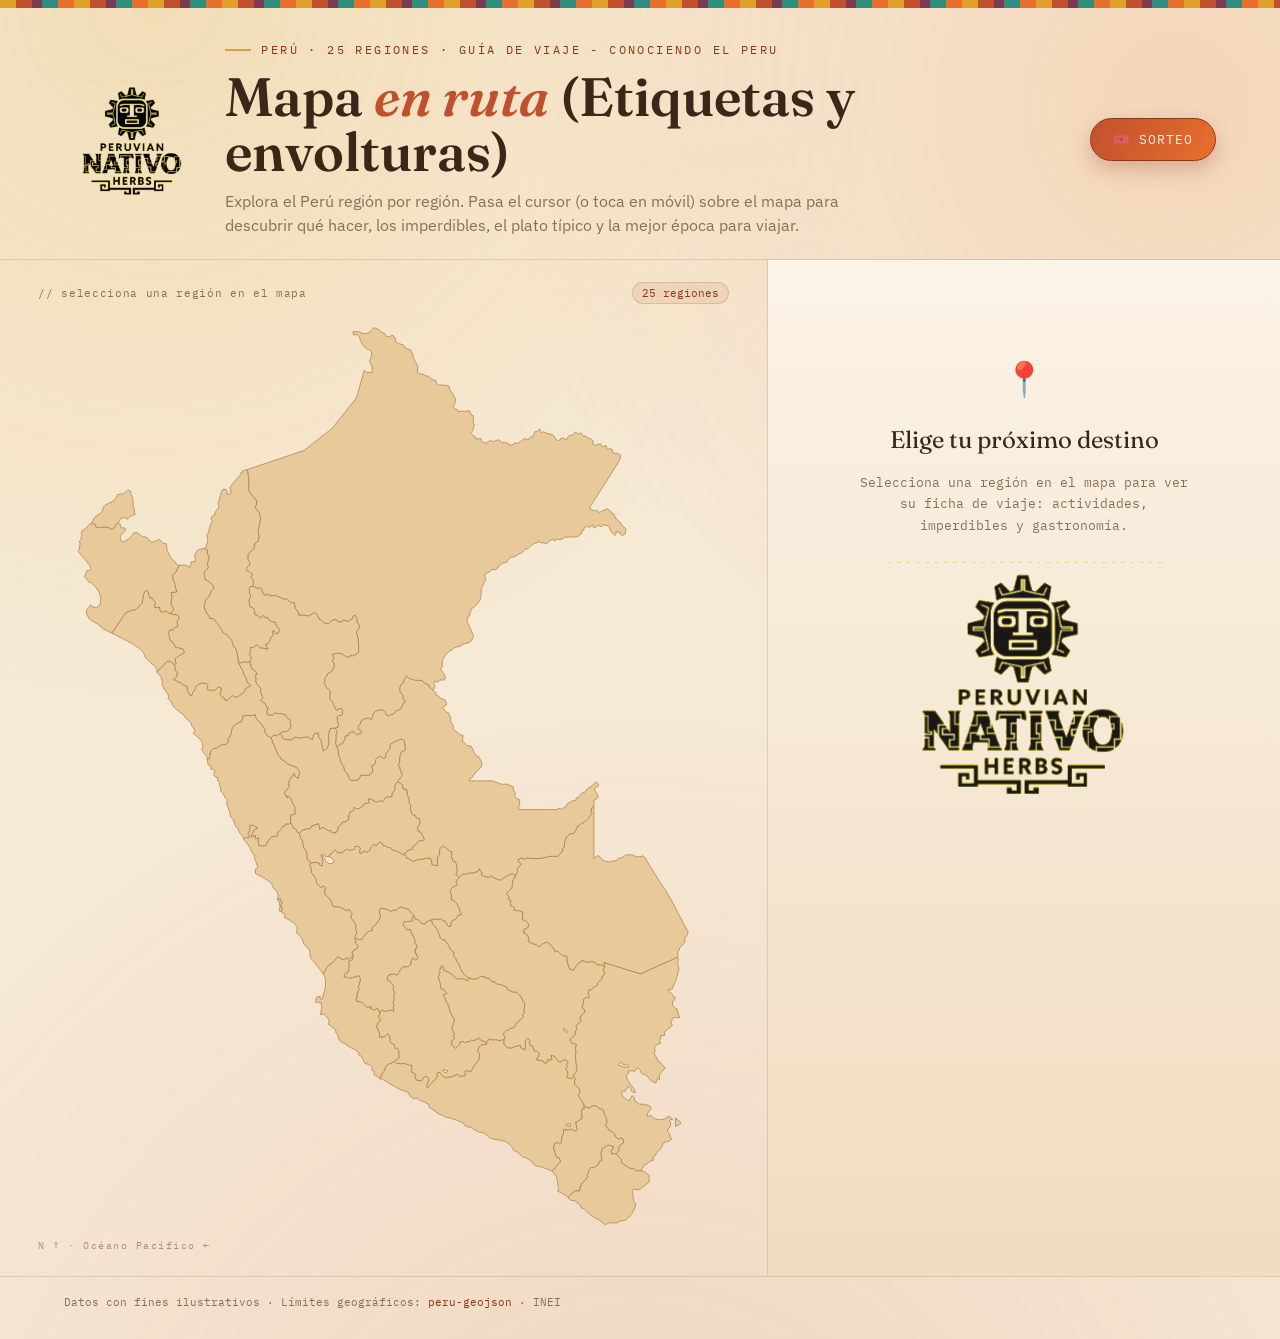
<file: index.html>
<!DOCTYPE html>
<html lang="es">
<head>
<meta charset="UTF-8" />
<meta name="viewport" content="width=device-width, initial-scale=1.0" />
<title>Perú en Ruta — Mapa interactivo de viajes</title>
<meta name="description" content="Mapa interactivo de las 25 regiones del Perú: qué hacer, imperdibles, platos típicos y mejor época para viajar." />
<link rel="preconnect" href="https://fonts.googleapis.com">
<link rel="preconnect" href="https://fonts.gstatic.com" crossorigin>
<link href="https://fonts.googleapis.com/css2?family=Fraunces:opsz,ital,wght@9..144,0,400;9..144,0,600;9..144,0,700;9..144,1,600&family=IBM+Plex+Mono:wght@400;500&family=IBM+Plex+Sans:wght@400;500;600&display=swap" rel="stylesheet">
<link rel="stylesheet" href="css/styles.css">
</head>
<body>

<div class="stripe"></div>

<header>
  <img class="site-logo" src="Logo.webp" width="476" height="409" alt="Peruvian Nativo Herbs" decoding="async" />
  <div class="header-text">
    <p class="eyebrow">Perú · 25 regiones · Guía de viaje - conociendo el peru</p>
    <h1>Mapa <em>en ruta</em> (Etiquetas y envolturas)</h1>
    <p class="lede">Explora el Perú región por región. Pasa el cursor (o toca en móvil) sobre el mapa
       para descubrir qué hacer, los imperdibles, el plato típico y la mejor época para viajar.</p>
  </div>
  <a href="sorteo.html" class="btn-sorteo">🎟️ Sorteo</a>
</header>

<main>
  <div id="map-wrap">
    <div class="map-head">
      <div class="hint">// selecciona una región en el mapa</div>
      <div id="region-count">cargando…</div>
    </div>
    <svg id="map" viewBox="0 0 600 800" preserveAspectRatio="xMidYMid meet" aria-label="Mapa interactivo de las regiones del Perú" role="img">
      <g class="feat">
        <path class="province" data-name="AMAZONAS" d="M184.151,300.626L180.513,301.127L179.07,300.542L177.094,301.562L174.081,300.88L173.472,294.63L171.625,288.47L169.557,287.045L168.367,282.156L166.107,279.237L163.381,276.615L160.091,274.77L160.022,273.41L155.72,266.968L152.345,263.002L149.388,263.215L148.432,260.759L146.421,258.123L144.257,252.858L145.438,247.667L148.744,243.467L150.682,238.92L152.496,237.039L152.361,234.723L148.758,230.965L145.42,229.183L144.379,225.49L144.734,222.315L146.53,220.774L148.124,217.963L147.028,216.355L148.919,208.421L147.076,206.869L147.358,203.574L144.511,202.141L146.401,200.553L146.387,198.203L147.373,196.978L147.519,193.297L146.758,189.908L148.182,188.301L149.728,181.639L151.424,179.053L150.364,175.672L152.106,173.32L153.606,173.167L154.114,170.024L156.735,167.252L157.214,164.851L156.366,162.985L157.283,161.326L157.833,157.284L158.786,156.224L159.026,153.701L160.719,150.579L163.755,150.883L165.07,155.339L167.817,154.173L166.894,148.724L176.097,137.81L176.886,135.495L178.602,134.395L182.072,133.434L183.331,141.862L183.417,151.168L184.084,153.293L190.095,160.611L190.15,163.691L188.635,166.681L192.085,170.614L193.241,173.575L193.394,177.157L192.911,180.564L191.409,186.501L192.253,191.585L191.392,195.891L188.483,197.718L187.793,202.376L183.61,206.076L182.658,207.985L182.701,211.637L184.1,214.132L184.137,215.915L181.402,219.276L181.5,221.378L183.509,222.024L186.787,224.819L184.962,226.875L186.908,229.191L187.369,232.163L186.787,235.218L184.817,235.025L183.753,236.353L183.866,240.598L185.074,243.38L183.533,246.748L183.942,252.406L187.544,254.087L188.632,257.272L187.906,259.167L191.078,260.387L193.575,262.661L195.885,260.031L197.733,262.536L199.364,261.651L201.418,264.806L204.135,265.959L206.585,266.177L207.548,269.725L210.363,272.725L208.731,276.042L206.649,276.04L205.036,273.79L203.92,273.93L204.485,277.11L202.258,279.701L201.89,281.988L199.432,285.374L197.663,285.481L199.94,289.373L193.145,288.506L190.288,285.778L186.896,288.57L184.709,288.007L184.663,291.66L184.035,294.017L185.642,297.63Z"></path>
        <text class="plabel" x="171.806" y="220.949" text-anchor="middle">AMAZONAS</text>
      </g>
      <g class="feat">
        <path class="province" data-name="ANCASH" d="M202.63,366.767L203.821,369.271L203.577,371.118L205.011,371.778L205.61,374.057L209.019,381.967L210.409,383.091L211.323,385.404L214.362,386.636L216.752,389.333L224.769,392.441L227.064,395.525L227.399,397.546L226.07,402.024L223.689,400.489L222.52,397.763L218.63,403.566L217.914,406.585L218.514,408.999L216.117,412.262L213.889,414.131L216.484,418.447L217.158,416.85L220.047,419.356L220.305,421.272L223.718,427.474L223.218,428.652L223.938,432.714L219.457,434.205L219.843,440.766L217.365,442.093L215.638,441.193L214.885,443.035L212.921,443.485L211.273,446.261L208.61,448.869L207.925,452.595L205.376,452.302L202.917,453.258L199.372,457.254L198.53,460.17L195.201,460.857L191.76,460.11L191.375,456.633L191.781,453.941L189.099,454.475L188.951,451.542L185.079,453.067L187.291,447.455L190.905,445.284L186.937,442.753L184.403,442.807L184.098,447.405L182.592,449.664L183.586,450.907L183.631,453.425L181.052,453.249L178.821,455.141L177.905,452.261L175.709,450.057L173.617,445.043L171.778,443.819L169.78,437.617L167.214,435.365L166.721,431.056L163.904,423.738L164.6,420.417L162.675,418.743L160.59,414.737L158.789,412.985L158.658,410.219L157.412,406.688L158.15,405.558L156.148,404.107L156.255,401.137L154.176,400.723L152.756,398.487L153.684,395.287L152.784,394.313L150.108,393.939L150.567,391.59L147.908,389.975L147.066,385.362L149.295,384.378L149.436,380.678L150.397,377.879L152.372,376.201L155.299,375.521L159.209,372.826L163.758,372.194L165.96,369.728L164.983,367.9L166.792,365.64L168.223,362.437L168.305,359.933L169.207,357.455L173.281,353.827L176.856,352.672L178.334,347.556L181.995,347.206L185.805,347.447L188.832,346.468L189.275,348.832L190.566,350.888L192.595,352.534L196.71,358.537L197.548,362.099L199.162,364.727Z"></path>
        <text class="plabel" x="187.877" y="403.958" text-anchor="middle">ANCASH</text>
      </g>
      <g class="feat">
        <path class="province" data-name="APURIMAC" d="M405.462,628.892L401.047,629.984L398.219,629.147L394.875,629.52L392.155,628.408L390.527,630.676L389.763,633.152L388.976,631.025L385.222,629.813L382.958,627.854L378.894,630.158L376.937,629.453L375.381,630.813L372.631,630.953L371.633,631.932L368.667,630.737L367.01,631.258L366.418,633.397L363.049,636.734L359.69,633.845L359.446,630.012L362.001,628.404L361.025,625.415L361.935,624.665L360.955,621.546L359.535,620.153L361.91,611.893L357.772,604.146L357.47,601.446L355.873,597.297L354.924,596.709L354.144,593.738L352.046,590.115L355.326,588.886L352.225,585.47L350.203,584.841L349.269,579.168L347.899,574.357L349.532,570.329L348.91,569.523L349.989,565.863L351.688,564.606L352.953,568.818L356.481,570.143L359.419,571.965L363.222,575.818L366.469,576.393L368.82,575.967L373.561,577.764L374.481,575.29L379.024,576.559L382.718,575.615L384.546,574.047L387.785,574.043L388.111,575.15L391.999,575.592L394.007,578.035L397.719,579.346L398.551,580.586L401.642,580.985L407.571,583.339L408.393,585.64L412.687,587.576L415.544,587.612L419.545,590.964L421.952,596.295L422.877,597.304L423.047,600.852L422.367,603.621L422.838,605.877L421.225,607.816L421.799,609.049L417.378,613.84L415.184,615.363L414.766,617.716L411.932,619.348L410.24,619.143L408.756,621.127L407.317,621.005L404.159,624.146L405.884,626.49Z"></path>
        <text class="plabel" x="384.436" y="601.651" text-anchor="middle">APURIMAC</text>
      </g>
      <g class="feat">
        <path class="province" data-name="AREQUIPA" d="M296.566,662.769L297.557,662.402L299.473,657.876L300.966,656.539L302.152,652.486L305.052,650.11L307.341,649.601L309.585,647.804L311.414,649.435L316.129,649.991L318.366,649.62L322.598,651.183L324.804,651.421L325.258,654.471L324.354,656.932L328.529,659.122L327.746,660.513L328.931,664.309L333.384,664.885L335.162,662.153L337.537,660.557L339.932,663.339L337.938,669.224L338.62,670.891L343.755,664.83L347.007,662.039L346.731,658.954L347.351,657.697L349.531,657.617L351.587,660.265L354.705,662.532L356.076,661.611L360.02,661.278L364.813,658.999L366.936,660.849L371.023,660.571L371.425,656.344L373.057,655.96L376.045,656.85L378.461,653.216L378.716,651.622L381.361,649.378L383.174,646.333L383.91,641.652L382.035,639.224L383.235,635.54L385.749,633.394L389.763,633.152L390.527,630.676L392.155,628.408L394.875,629.52L398.219,629.147L401.047,629.984L405.462,628.892L404.861,631.105L405.497,633.799L408.195,636.064L412.006,636.357L414.649,635.05L419.153,633.926L419.823,636.216L423.237,638.142L423.776,635.41L423.457,630.319L425.716,627.662L427.67,629.928L426.941,631.775L428.391,634.449L429.812,634.496L431.401,638.706L433.681,639.048L435.843,640.949L434.944,644.01L433.458,646.477L439.109,647.537L440.445,649.586L442.472,648.998L443.183,646.207L445.649,646.998L446.73,646.116L445.844,642.526L449.035,643.471L451.468,646.983L453.856,648.765L456.175,646.887L458.41,646.67L461.058,648.78L459.517,650.604L460.357,652.562L458.619,654.196L460.145,656.081L460.741,659.339L459.771,661.966L464.065,663.044L465.437,661.129L467.321,663.286L466.433,664.776L466.726,668.026L470.501,671.496L471.248,674.467L469.741,677.629L473.628,683.651L474.594,686.055L474.913,689.343L473.065,689.446L472.298,691.112L473.184,697.514L468.867,700.433L467.642,700.5L468.104,704.959L469.038,707.09L467.384,708.612L463.792,706.984L461.228,707.7L456.786,707.346L456.821,710.986L455.383,713.851L454.967,718.685L453.357,719.812L451.604,718.388L449.257,719.305L448.47,722.104L448.624,724.752L450.969,731.573L452.86,731.602L454.416,734.758L448.61,741.674L446.524,743.134L438.17,739.933L433.07,738.721L431.165,737.606L428.448,734.48L423.578,731.408L422.022,731.575L416.356,726.38L413.143,725.191L412.844,723.099L410.171,720.332L406.49,717.701L402.473,716.57L395.53,715.461L392.899,714.418L386.856,709.682L383.902,709.554L381.119,708.33L376.69,705.298L373.934,704.986L370.593,703.544L370.2,701.754L364.463,699.251L357.403,697.018L354.077,696.609L352.884,695.499L346.962,692.897L346.123,691.756L340.109,687.779L339.214,685.013L334.495,682.676L331.381,681.712L329.974,680.048L327.768,680.408L325.031,679.563L323.105,678.051L322.12,675.092L313.814,671.888L310.113,669.608L306.72,668.166L303.404,665.773L299.349,663.512ZM459.3,703.773L462.747,704.808L463.031,702.281L458.807,702.548Z"></path>
        <text class="plabel" x="405.343" y="680.24" text-anchor="middle">AREQUIPA</text>
      </g>
      <g class="feat">
        <path class="province" data-name="AYACUCHO" d="M327.013,521.832L328.02,524.232L330.17,524.633L333.64,527.856L336.41,528.68L337.376,526.594L342.312,524.781L342.923,528.802L346.232,531.756L348.743,537.148L349.816,540.659L352.03,542.573L352.989,541.846L357.162,547.179L358.621,550.583L361.431,552.952L361.516,556.87L363.345,558.656L364.564,561.905L365.691,562.959L368.77,570.09L371.324,573.26L374.481,575.29L373.561,577.764L368.82,575.967L366.469,576.393L363.222,575.818L359.419,571.965L356.481,570.143L352.953,568.818L351.688,564.606L349.989,565.863L348.91,569.523L349.532,570.329L347.899,574.357L349.269,579.168L350.203,584.841L352.225,585.47L355.326,588.886L352.046,590.115L354.144,593.738L354.924,596.709L355.873,597.297L357.47,601.446L357.772,604.146L361.91,611.893L359.535,620.153L360.955,621.546L361.935,624.665L361.025,625.415L362.001,628.404L359.446,630.012L359.69,633.845L363.049,636.734L366.418,633.397L367.01,631.258L368.667,630.737L371.633,631.932L372.631,630.953L375.381,630.813L376.937,629.453L378.894,630.158L382.958,627.854L385.222,629.813L388.976,631.025L389.763,633.152L385.749,633.394L383.235,635.54L382.035,639.224L383.91,641.652L383.174,646.333L381.361,649.378L378.716,651.622L378.461,653.216L376.045,656.85L373.057,655.96L371.425,656.344L371.023,660.571L366.936,660.849L364.813,658.999L360.02,661.278L356.076,661.611L354.705,662.532L351.587,660.265L349.531,657.617L347.351,657.697L346.731,658.954L347.007,662.039L343.755,664.83L338.62,670.891L337.938,669.224L339.932,663.339L337.537,660.557L335.162,662.153L333.384,664.885L328.931,664.309L327.746,660.513L328.529,659.122L324.354,656.932L325.258,654.471L324.804,651.421L322.598,651.183L318.366,649.62L316.129,649.991L311.414,649.435L309.585,647.804L313.688,645.491L313.723,639.565L312.451,636.543L310.257,636.777L309.848,633.641L307.894,632.82L306.092,630.908L305.798,626.747L304.013,623.861L301.355,626.515L297.128,627.215L296.743,623.076L295.527,621.267L295.396,619.024L293.857,618.223L295.704,613.805L297.962,612.313L295.835,609.605L297.164,605.911L298.416,603.422L302.048,604.404L306.275,603.485L309.251,604.193L308.682,601.049L309.348,599.393L308.596,597.247L309.666,593.051L309.05,591.858L309.916,588.848L308.796,585.152L309.205,583.357L308.025,580.815L305.404,577.988L303.733,577.327L303.917,574.266L305.129,572.742L309.52,571.946L312.215,572.898L314.509,569.053L317.593,565.206L318.703,565.839L322.304,565.437L323.895,564.126L324.415,560.246L325.327,558.529L327.016,558.38L328.503,559.831L330.185,558.368L329.08,554.478L327.778,554.194L327.696,550.233L329.254,549.744L329.388,546.879L326.895,544.923L327.784,543.586L327.227,541.578L324.117,535.411L323.81,533.463L320.416,533.66L317.166,528.64L318.383,526.698L325.386,525.896L325.216,522.643ZM352.369,655.087L352.417,656.907L354.683,658.049L356.558,656.216Z"></path>
        <text class="plabel" x="337.916" y="604.205" text-anchor="middle">AYACUCHO</text>
      </g>
      <g class="feat">
        <path class="province" data-name="CAJAMARCA" d="M118.7,303.206L119.786,302.116L119.184,297.963L121.205,296.184L127.144,292.719L126.277,289.54L123.254,289.291L122.615,288.27L119.795,288.45L116.841,283.134L115.322,282.764L114.15,280.193L114.501,279.02L113.22,276.702L114.511,273.063L117.403,272.804L118.733,271.068L121.643,269.536L120.795,266.17L122.827,262.309L121.138,260.097L114.68,258.735L118.219,255.517L115.886,251.202L115.431,249.453L116.483,243.424L115.53,240.515L120.801,239.757L119.742,237.197L118.47,231.218L117.174,230.071L117.609,227.715L116.363,225.947L119.881,222.584L121.944,217.998L123.41,216.481L129.125,216.725L131.703,218.529L133.296,213.614L136.593,213.38L136.737,209.875L135.856,209.161L137.11,205.929L138.933,203.492L140.469,202.712L144.511,202.141L147.358,203.574L147.076,206.869L148.919,208.421L147.028,216.355L148.124,217.963L146.53,220.774L144.734,222.315L144.379,225.49L145.42,229.183L148.758,230.965L152.361,234.723L152.496,237.039L150.682,238.92L148.744,243.467L145.438,247.667L144.257,252.858L146.421,258.123L148.432,260.759L149.388,263.215L152.345,263.002L155.72,266.968L160.022,273.41L160.091,274.77L163.381,276.615L166.107,279.237L168.367,282.156L169.557,287.045L171.625,288.47L173.472,294.63L174.081,300.88L178.336,309.159L179.046,311.461L181.133,315.202L181.87,318.684L183.605,319.778L184.887,321.815L180.584,323.828L179.484,326.824L174.118,330.783L170.661,331.505L169.203,329.724L164.657,334.173L162.658,333.927L161.386,331.517L160.242,331.651L158.037,328.714L159.126,326.345L158.993,323.237L156.663,322.59L153.492,325.537L147.917,325.271L146.87,324.446L147.697,320.92L146.331,319.548L142.243,319.083L138.832,320.587L136.946,322.549L136.56,324.801L134.532,327.376L133.841,329.885L132.531,330.017L130.477,327.438L129.464,322.068L125.81,320.68L124.326,318.806L121.473,318.234L119.933,316.773L117.672,316.325L120.372,313.726L121.015,310.238L119.423,308.329Z"></path>
        <text class="plabel" x="142.897" y="278.099" text-anchor="middle">CAJAMARCA</text>
      </g>
      <g class="feat">
        <path class="province" data-name="CALLAO" d="M208.087,507.052L210.643,506.728L212.156,510.193L210.999,512.554L212.447,515.953L211.25,517.797L209.593,517.264L210.363,513.389L209.354,509.017Z"></path>
        <text class="plabel" x="210.621" y="511.944" text-anchor="middle">CALLAO</text>
      </g>
      <g class="feat">
        <path class="province" data-name="CUSCO" d="M405.462,628.892L405.884,626.49L404.159,624.146L407.317,621.005L408.756,621.127L410.24,619.143L411.932,619.348L414.766,617.716L415.184,615.363L417.378,613.84L421.799,609.049L421.225,607.816L422.838,605.877L422.367,603.621L423.047,600.852L422.877,597.304L421.952,596.295L419.545,590.964L415.544,587.612L412.687,587.576L408.393,585.64L407.571,583.339L401.642,580.985L398.551,580.586L397.719,579.346L394.007,578.035L391.999,575.592L388.111,575.15L387.785,574.043L384.546,574.047L382.718,575.615L379.024,576.559L374.481,575.29L371.324,573.26L368.77,570.09L365.691,562.959L364.564,561.905L363.345,558.656L361.516,556.87L361.431,552.952L358.621,550.583L357.162,547.179L352.989,541.846L352.03,542.573L349.816,540.659L348.743,537.148L346.232,531.756L342.923,528.802L342.312,524.781L344.681,524.017L348.055,524.645L349.786,523.826L352.505,525.817L353.724,525.865L356.682,530.598L358.636,530.537L359.311,526.248L363.693,523.812L364.68,521.256L368.204,520.215L366.286,517.219L366.697,515.291L365.031,513.951L364.887,512.007L362.819,509.183L359.178,507.4L359.305,503.024L357.891,499.861L359.926,496.95L364.527,494.382L363.272,491.795L365.782,488.061L369.483,484.959L372.575,485.02L374.842,484.05L377.601,484.212L382.242,482.945L383.784,480.159L384.667,482.946L385.9,483.713L385.365,485.785L387.662,486.951L391.962,488.076L394.308,486.502L395.634,487.957L399.677,489.953L402.812,490.245L405.123,488.21L409.353,485.871L412.33,484.776L415.195,486.401L414.833,488.107L412.964,490.168L412.003,497.101L407.264,501.948L409.69,505.197L408.831,506.966L411.306,508.214L410.663,509.743L411.084,513.029L413.299,513.386L414.356,514.665L413.953,516.722L417.938,516.955L421.256,518.041L421.545,520.503L420.793,524.587L423.793,525.743L426.339,528.12L426.214,531.473L422.636,533.259L422.232,536.304L423.893,536.874L425.988,539.263L427.036,542.454L426.106,543.675L430.165,545.696L433.138,546.32L435.802,548.514L437.978,546.055L441.941,544.392L443.957,544.789L448.188,549.753L449.687,552.728L452.211,552.287L454.468,554.723L457.074,556.064L459.825,556.554L460.028,561.313L461.961,567.307L465.354,568.822L468.134,564.502L470.358,562.032L473.641,560.151L477.18,561.912L481.31,561.071L484.333,561.701L485.911,563.839L489.494,564.132L492.666,565.538L491.329,568.384L492.483,570.775L492.18,573.252L490.402,574.182L489.98,576.53L486.572,579.859L486.251,581.979L483.133,583.467L481.554,585.486L478.992,585.759L478.171,589.066L479.673,591.83L478.731,592.959L476.763,592.312L474.131,594.234L474.057,597.648L472.852,601.45L475.612,603.43L475.066,605.677L472.642,607.615L471.281,610.215L472.067,612.011L470.711,614.46L468.634,615.94L467.661,617.88L468.637,619.526L467.205,622.158L467.007,625.034L462.31,629.123L464.839,632.914L466.52,632.281L468.094,633.338L467.326,636.154L467.707,641.217L466.898,642.335L468.063,651.169L468.637,652.903L467.684,654.352L469.065,656.123L466.554,658.463L465.437,661.129L464.065,663.044L459.771,661.966L460.741,659.339L460.145,656.081L458.619,654.196L460.357,652.562L459.517,650.604L461.058,648.78L458.41,646.67L456.175,646.887L453.856,648.765L451.468,646.983L449.035,643.471L445.844,642.526L446.73,646.116L445.649,646.998L443.183,646.207L442.472,648.998L440.445,649.586L439.109,647.537L433.458,646.477L434.944,644.01L435.843,640.949L433.681,639.048L431.401,638.706L429.812,634.496L428.391,634.449L426.941,631.775L427.67,629.928L425.716,627.662L423.457,630.319L423.776,635.41L423.237,638.142L419.823,636.216L419.153,633.926L414.649,635.05L412.006,636.357L408.195,636.064L405.497,633.799L404.861,631.105ZM456.83,621.188L459.958,622.936L460.517,621.912L456.68,619.269Z"></path>
        <text class="plabel" x="418.253" y="565.556" text-anchor="middle">CUSCO</text>
      </g>
      <g class="feat">
        <path class="province" data-name="HUANCAVELICA" d="M297.164,605.911L295.079,601.737L292.7,603.448L288.814,602.18L289.91,600.524L285.687,601.008L281.477,596.605L276.802,595.552L276.053,593.456L277.665,592.465L276.968,590.894L278.04,587.229L279.34,585.273L278.12,583.813L279.656,579.869L280.139,575.852L278.584,573.003L277.077,574.683L275.143,574.582L270.783,576.175L269.825,575.174L265.898,574.529L266.559,571.994L270.063,569.662L270.069,565.296L270.595,563.609L269.549,561.986L270.545,560.483L273.323,559.722L273.918,555.764L273.008,553.67L273.972,551.557L277.405,549.635L278.392,547.701L275.502,545.04L276.537,543.593L275.374,541.879L277.084,541.03L279.089,542.156L282.145,541.343L284.466,537.51L287.984,534.433L290.614,534.243L290.625,531.304L293.766,529.044L296.637,524.464L297.612,521.686L296.512,516.969L297.666,514.89L302.55,515.373L306.443,517.426L310.158,516.168L311.485,516.938L313.904,514.214L315.367,513.761L322.426,515.832L323.933,518.409L326.743,520.72L327.013,521.832L325.216,522.643L325.386,525.896L318.383,526.698L317.166,528.64L320.416,533.66L323.81,533.463L324.117,535.411L327.227,541.578L327.784,543.586L326.895,544.923L329.388,546.879L329.254,549.744L327.696,550.233L327.778,554.194L329.08,554.478L330.185,558.368L328.503,559.831L327.016,558.38L325.327,558.529L324.415,560.246L323.895,564.126L322.304,565.437L318.703,565.839L317.593,565.206L314.509,569.053L312.215,572.898L309.52,571.946L305.129,572.742L303.917,574.266L303.733,577.327L305.404,577.988L308.025,580.815L309.205,583.357L308.796,585.152L309.916,588.848L309.05,591.858L309.666,593.051L308.596,597.247L309.348,599.393L308.682,601.049L309.251,604.193L306.275,603.485L302.048,604.404L298.416,603.422Z"></path>
        <text class="plabel" x="299.465" y="558.458" text-anchor="middle">HUANCAVELICA</text>
      </g>
      <g class="feat">
        <path class="province" data-name="HUANUCO" d="M202.63,366.767L204.865,364.117L207.371,364.885L210.317,362.952L212.199,364.764L212.083,366.209L213.834,367.764L219.423,368.46L222.312,367.458L222.969,366.196L228.591,366.862L231.644,365.997L235.061,365.902L238.264,368.443L239.194,365.016L240.331,363.097L243.819,362.506L244.207,366.512L246.121,368.769L246.614,372.054L248.143,378.036L250.81,376.347L252.925,372.161L252.317,364.103L254.128,358.59L258.407,357.965L260.038,361.296L259.246,363.448L259.187,369.386L258.624,371.248L260.048,374.641L261.057,377.38L261.239,381.549L263.037,385.406L262.973,387.576L265.878,391.816L266.395,394.651L269.005,398.209L271.555,403.485L276.092,403.635L278.941,402.667L280.711,399.247L285.866,399.26L287.801,399.803L288.655,398.129L290.857,396.414L290.82,393.412L289.691,391.192L292.058,390.099L293.315,388.307L293.637,385.488L295.685,383.374L297.728,382.608L300.52,384.634L302.391,383.709L302.117,380.645L305.891,376.367L306.053,372.316L308.11,371.066L315.633,367.553L318.591,369.07L319.503,376.046L319.217,377.182L316.005,379.049L314.524,383.225L314.228,388.733L313.11,390.652L314.675,391.692L314.722,393.435L316.821,399.52L313.268,403.393L313.151,404.83L311.033,406.597L310.078,408.916L310.721,410.957L307.712,415.792L307.822,417.628L305.941,418.413L303.919,417.938L302.017,418.957L299.659,422.242L297.129,421.445L295.098,422.574L292.933,422.307L289.558,420.007L286.949,419.913L288.09,422.723L287.583,423.594L284.175,423.618L283.074,425.451L279.722,428L276.67,428.41L274.925,427.087L274.161,430.079L271.385,431.108L270.204,434.763L270.168,437.895L266.752,439.838L264.469,440.089L263.788,441.937L260.941,444.248L260.91,446.407L258.79,449.496L255.364,448.892L254.478,447.567L252.315,447.385L248.441,445.05L246.428,444.889L244.83,446.358L243.722,441.282L237.986,443.471L237.227,445.221L230.687,446.763L228.61,447.927L227.428,449.767L225.545,448.877L223.942,445.82L221.93,445.152L219.843,440.766L219.457,434.205L223.938,432.714L223.218,428.652L223.718,427.474L220.305,421.272L220.047,419.356L217.158,416.85L216.484,418.447L213.889,414.131L216.117,412.262L218.514,408.999L217.914,406.585L218.63,403.566L222.52,397.763L223.689,400.489L226.07,402.024L227.399,397.546L227.064,395.525L224.769,392.441L216.752,389.333L214.362,386.636L211.323,385.404L210.409,383.091L209.019,381.967L205.61,374.057L205.011,371.778L203.577,371.118L203.821,369.271Z"></path>
        <text class="plabel" x="256.313" y="404.458" text-anchor="middle">HUANUCO</text>
      </g>
      <g class="feat">
        <path class="province" data-name="ICA" d="M309.585,647.804L307.341,649.601L305.052,650.11L302.152,652.486L300.966,656.539L299.473,657.876L297.557,662.402L296.566,662.769L296.179,661.933L291.854,659.482L292.569,656.884L289.982,655.574L290.568,653.588L288.138,650.851L284.204,649.657L281.105,643.58L278.706,642.123L278.604,640.032L275.587,637.827L271.174,635.663L266.804,632.653L263.823,631.267L261.274,628.796L260.622,624.864L258.857,623.004L258.937,620.636L256.135,618.64L255.006,617.025L252.258,615.613L253.175,612.953L251.768,610.142L248.128,606.753L245.63,607.288L246.624,600.952L245.952,596.783L243.963,597.084L241.188,596.389L242.236,592.077L245.378,591.412L245.187,593.32L246.854,594.522L249.503,584.838L249.931,581.605L249.763,575.498L247.531,571.177L249.099,570.428L251.248,565.596L257.277,560.944L260.386,556.897L266.062,559.866L267.733,558.081L269.269,558.908L271.575,558.241L273.918,555.764L273.323,559.722L270.545,560.483L269.549,561.986L270.595,563.609L270.069,565.296L270.063,569.662L266.559,571.994L265.898,574.529L269.825,575.174L270.783,576.175L275.143,574.582L277.077,574.683L278.584,573.003L280.139,575.852L279.656,579.869L278.12,583.813L279.34,585.273L278.04,587.229L276.968,590.894L277.665,592.465L276.053,593.456L276.802,595.552L281.477,596.605L285.687,601.008L289.91,600.524L288.814,602.18L292.7,603.448L295.079,601.737L297.164,605.911L295.835,609.605L297.962,612.313L295.704,613.805L293.857,618.223L295.396,619.024L295.527,621.267L296.743,623.076L297.128,627.215L301.355,626.515L304.013,623.861L305.798,626.747L306.092,630.908L307.894,632.82L309.848,633.641L310.257,636.777L312.451,636.543L313.723,639.565L313.688,645.491Z"></path>
        <text class="plabel" x="275.54" y="610.492" text-anchor="middle">ICA</text>
      </g>
      <g class="feat">
        <path class="province" data-name="JUNIN" d="M317.509,467.952L320.213,469.56L320.561,471.508L322.849,471.886L325.853,474.089L330.76,472.456L333.06,472.517L337.652,471.116L341.263,471.388L342.383,474.665L342.403,476.823L347.299,477.886L347.078,473.272L347.6,469.756L348.885,468.313L349.27,463.149L351.657,460.422L354.21,462.004L357.802,465.138L359.9,465.736L359.43,469.892L360.64,473.701L363.151,474.461L364.511,481.266L364.092,484.593L363.089,485.303L365.782,488.061L363.272,491.795L364.527,494.382L359.926,496.95L357.891,499.861L359.305,503.024L359.178,507.4L362.819,509.183L364.887,512.007L365.031,513.951L366.697,515.291L366.286,517.219L368.204,520.215L364.68,521.256L363.693,523.812L359.311,526.248L358.636,530.537L356.682,530.598L353.724,525.865L352.505,525.817L349.786,523.826L348.055,524.645L344.681,524.017L342.312,524.781L337.376,526.594L336.41,528.68L333.64,527.856L330.17,524.633L328.02,524.232L327.013,521.832L326.743,520.72L323.933,518.409L322.426,515.832L315.367,513.761L313.904,514.214L311.485,516.938L310.158,516.168L306.443,517.426L302.55,515.373L297.666,514.89L296.512,516.969L297.612,521.686L296.637,524.464L293.766,529.044L290.625,531.304L290.614,534.243L287.984,534.433L284.466,537.51L282.145,541.343L279.089,542.156L277.084,541.03L275.374,541.879L275.699,538.559L277.191,536.552L276.303,533.951L276.023,528.795L271.836,522.702L272.94,519.282L270.573,516.222L267.586,516.947L265.141,515.066L260.875,513.723L257.18,513.724L255.576,512.18L255.629,509.784L252.045,505.025L249.308,502.763L249.201,499.834L249.92,496.982L248.413,495.698L245.773,496.915L242.22,493.24L241.894,490.613L239.705,486.423L237.782,484.201L237.18,479.754L236.078,476.629L237.216,475.493L241.15,474.91L244.463,475.587L244.889,477.337L246.771,478.059L247.682,474.285L246.105,468.415L246.9,468.329L247.396,468.83L247.389,469.063L247.864,469.881L250.396,473.564L252.989,476.349L256.536,475.397L257.279,473.641L254.804,470.657L252.632,470.086L253.954,467.695L255.915,466.542L258.084,464.047L261.011,466.697L263.71,466.045L264.542,466.831L266.735,464.2L268.98,463.545L270.61,464.611L274.953,463.618L275.616,460.895L279.114,461.314L280.4,462.554L279.512,465.275L280.162,467.463L282.625,465.545L286.354,465.862L288.653,464.231L289.42,461.745L291.64,459.562L294.62,460.18L296.525,457.436L298.938,457.919L300.504,460.89L301.457,460.29L304.101,461.838L306.696,462.322L308.35,464.48L309.666,464.223L311.86,465.631L314.315,466.012L315.788,467.612Z"></path>
        <text class="plabel" x="304.8" y="494.746" text-anchor="middle">JUNIN</text>
      </g>
      <g class="feat">
        <path class="province" data-name="LA LIBERTAD" d="M147.066,385.362L146.783,383.037L142.2,377.09L143.195,374.469L142.926,371.156L141.495,368.429L134.928,362.796L136.541,360.367L133.979,356.754L132.785,353.321L127.365,348.429L127.213,347.407L119.34,341.214L116.475,337.669L115.776,335.376L112.709,332.17L113.982,331.386L113.404,329.431L109.563,324.118L107.57,319.594L108.363,318.577L106.678,313.369L103.295,309.594L111.425,300.93L113.157,299.859L115.428,300.306L118.7,303.206L119.423,308.329L121.015,310.238L120.372,313.726L117.672,316.325L119.933,316.773L121.473,318.234L124.326,318.806L125.81,320.68L129.464,322.068L130.477,327.438L132.531,330.017L133.841,329.885L134.532,327.376L136.56,324.801L136.946,322.549L138.832,320.587L142.243,319.083L146.331,319.548L147.697,320.92L146.87,324.446L147.917,325.271L153.492,325.537L156.663,322.59L158.993,323.237L159.126,326.345L158.037,328.714L160.242,331.651L161.386,331.517L162.658,333.927L164.657,334.173L169.203,329.724L170.661,331.505L174.118,330.783L179.484,326.824L180.584,323.828L184.887,321.815L183.605,319.778L181.87,318.684L181.133,315.202L179.046,311.461L178.336,309.159L174.081,300.88L177.094,301.562L179.07,300.542L180.513,301.127L184.151,300.626L186.058,306.673L188.982,308.408L190.573,311.368L188.847,312.278L189.605,315.624L189.309,317.203L190.374,320.471L193.863,323.425L193.454,326.695L195.637,331.654L193.827,334.099L195.834,336.03L197.382,336.467L198.892,340.222L200.142,340.489L198.877,344.004L199.784,346.684L203.686,346.883L205.945,344.906L209.618,345.697L210.966,345.41L215.1,346.57L216.475,349.045L219.812,351.561L219.033,353.581L220.053,356.329L219.529,358.132L216.903,361.087L212.341,361.522L210.317,362.952L207.371,364.885L204.865,364.117L202.63,366.767L199.162,364.727L197.548,362.099L196.71,358.537L192.595,352.534L190.566,350.888L189.275,348.832L188.832,346.468L185.805,347.447L181.995,347.206L178.334,347.556L176.856,352.672L173.281,353.827L169.207,357.455L168.305,359.933L168.223,362.437L166.792,365.64L164.983,367.9L165.96,369.728L163.758,372.194L159.209,372.826L155.299,375.521L152.372,376.201L150.397,377.879L149.436,380.678L149.295,384.378Z"></path>
        <text class="plabel" x="158.45" y="341.043" text-anchor="middle">LA LIBERTAD</text>
      </g>
      <g class="feat">
        <path class="province" data-name="LAMBAYEQUE" d="M64.094,275.659L74.597,260.287L76.64,257.781L82.018,255.49L84.867,255.308L90.561,249.555L91.641,242.416L92.61,239.589L94.402,238.599L96.456,240.296L96.02,241.625L97.338,245.077L99.263,245.123L102.179,249.025L101.339,253.161L103.626,253.531L105.772,252.798L105.982,255.257L107.069,257.45L111.318,256.424L114.68,258.735L121.138,260.097L122.827,262.309L120.795,266.17L121.643,269.536L118.733,271.068L117.403,272.804L114.511,273.063L113.22,276.702L114.501,279.02L114.15,280.193L115.322,282.764L116.841,283.134L119.795,288.45L122.615,288.27L123.254,289.291L126.277,289.54L127.144,292.719L121.205,296.184L119.184,297.963L119.786,302.116L118.7,303.206L115.428,300.306L113.157,299.859L111.425,300.93L103.295,309.594L103.594,307.391L101.234,304.55L93.197,296.781L92.868,294.83L90.929,291.458L87.21,288.443L82.922,285.515L78.262,282.863Z"></path>
        <text class="plabel" x="97.689" y="274.849" text-anchor="middle">LAMBAYEQUE</text>
      </g>
      <g class="feat">
        <path class="province" data-name="LIMA" d="M219.843,440.766L221.93,445.152L223.942,445.82L225.545,448.877L227.428,449.767L228.402,454.359L230.333,456.626L230.177,458.392L231.261,462.494L233.475,466.005L234.124,470.237L233.493,472.141L235.538,473.217L237.216,475.493L236.078,476.629L237.18,479.754L237.782,484.201L239.705,486.423L241.894,490.613L242.22,493.24L245.773,496.915L248.413,495.698L249.92,496.982L249.201,499.834L249.308,502.763L252.045,505.025L255.629,509.784L255.576,512.18L257.18,513.724L260.875,513.723L265.141,515.066L267.586,516.947L270.573,516.222L272.94,519.282L271.836,522.702L276.023,528.795L276.303,533.951L277.191,536.552L275.699,538.559L275.374,541.879L276.537,543.593L275.502,545.04L278.392,547.701L277.405,549.635L273.972,551.557L273.008,553.67L273.918,555.764L271.575,558.241L269.269,558.908L267.733,558.081L266.062,559.866L260.386,556.897L257.277,560.944L251.248,565.596L249.099,570.428L247.531,571.177L239.602,561.151L237.276,558.638L236.27,555.212L236.606,554.083L235.598,550.384L231.169,546.25L229.63,541.291L226.519,537.489L224.32,536.201L225.335,533.148L225.238,531.271L222.783,527.986L218.62,525.108L214.341,523.132L214.62,520.132L211.25,517.797L212.447,515.953L210.999,512.554L212.156,510.193L210.643,506.728L208.087,507.052L208.88,503.236L206.876,498.955L204.197,496.754L203.163,493.54L200.341,490.993L195.068,487.772L189.007,484.669L189.061,480.829L191.124,479.445L189.405,474.003L188.219,472.218L188.384,469.398L184.518,463.909L184.775,462.92L181.986,458.888L178.821,455.141L181.052,453.249L183.631,453.425L183.586,450.907L182.592,449.664L184.098,447.405L184.403,442.807L186.937,442.753L190.905,445.284L187.291,447.455L185.079,453.067L188.951,451.542L189.099,454.475L191.781,453.941L191.375,456.633L191.76,460.11L195.201,460.857L198.53,460.17L199.372,457.254L202.917,453.258L205.376,452.302L207.925,452.595L208.61,448.869L211.273,446.261L212.921,443.485L214.885,443.035L215.638,441.193L217.365,442.093Z"></path>
        <text class="plabel" x="231.575" y="505.384" text-anchor="middle">LIMA</text>
      </g>
      <g class="feat">
        <path class="province" data-name="LORETO" d="M342.204,324.671L340.079,322.582L339.821,321.032L335.701,318.845L333.923,317.258L330.651,316.638L328.257,316.942L322.128,314.734L320.49,313.347L319.069,314.543L317.236,319.418L315.706,320.478L314.583,323.224L314.573,325.85L317.6,330.335L317.047,331.603L318.141,333.714L319.906,334.926L317.645,336.566L315.207,341.799L311.023,343.54L309.21,345.867L303.97,347.778L300.378,343.032L298.239,342.232L293.671,343.44L291.919,345.044L290.654,349.718L289.427,350.918L287.588,349.649L283.89,350.21L281.632,351.386L279.901,355.001L278.586,356.58L278.536,359.094L281.413,360.968L281.185,362.817L276.755,364.073L274.56,361.766L272.506,361.672L270.041,362.923L269.645,364.954L267.041,365.231L267.001,367.498L264.751,371.937L262.304,372.33L260.048,374.641L258.624,371.248L259.187,369.386L259.246,363.448L260.038,361.296L258.407,357.965L260.503,357.517L261.404,355.099L260.24,352.214L259.887,348.538L261.251,347.377L264.268,346.864L264.914,343.222L263.663,341.011L259.159,342.667L255.944,335.567L253.525,332.624L253.952,325.769L250.823,322.98L248.796,319.19L249.571,316.194L248.857,315.207L250.801,313.411L251.769,310.726L255.268,308.926L257.329,305.429L257.325,301.977L255.623,299.774L257.336,297.637L255.641,294.151L259.299,293.202L264.312,293.575L267.47,295.959L270.431,296.582L271.67,294.804L273.121,295.505L278.212,293.082L278.655,292.301L278.697,286.96L278.305,280.716L276.609,274.633L279.112,271.235L279.243,268.556L277.637,266.944L277.334,264.017L275.73,260.161L273.939,260.971L273.308,263.45L271.156,264.019L269.706,265.814L265.528,264.24L264.707,265.848L260.674,265.745L259.224,264L256.433,264.188L252.452,267.432L248.416,266.982L246.34,264.387L244.454,263.617L242.173,258.889L240.52,257.917L234.82,260.938L230.987,260.103L226.48,260.147L226.52,258.058L223.535,254.192L222.807,249.286L220.598,249.407L217.537,247.626L216.103,245.987L214.172,246.306L206.21,242.973L201.758,243.31L200.428,241.883L198.81,242.708L196.583,242.497L194.262,237.56L192.557,235.829L191.571,237.326L187.859,235.159L186.787,235.218L187.369,232.163L186.908,229.191L184.962,226.875L186.787,224.819L183.509,222.024L181.5,221.378L181.402,219.276L184.137,215.915L184.1,214.132L182.701,211.637L182.658,207.985L183.61,206.076L187.793,202.376L188.483,197.718L191.392,195.891L192.253,191.585L191.409,186.501L192.911,180.564L193.394,177.157L193.241,173.575L192.085,170.614L188.635,166.681L190.15,163.691L190.095,160.611L184.084,153.293L183.417,151.168L183.331,141.862L182.072,133.434L209.348,124.286L231.328,116.821L255.894,97.48L275.318,73.12L277.075,70.486L282.729,50.248L283.449,47.303L286.156,49.188L290.584,49.023L290.377,44.625L288.23,39.167L289.762,35.478L290.108,31.466L288.009,29.247L286.544,29.072L283.414,26.564L280.266,21.713L279.45,18.303L277.418,15.956L274.079,16.384L274.081,13.129L276.044,13.876L278.471,13.321L282.677,15.511L286.817,14.89L288.762,13.74L291.95,10L296.397,11.909L298.928,14.482L300.774,14.81L302.478,17.5L305.994,18.161L307.425,16.431L309.568,17.793L310.921,20.645L310.889,22.582L313.505,24.029L317.437,24.92L319.328,27.854L323.857,29.503L326.155,33.937L325.888,35.713L330.269,43.84L329.844,46.052L330.308,49.506L332.142,50.552L334.446,50.509L337.548,52.254L339.56,52.121L340.862,53.865L343.678,55.775L345.104,55.269L347.474,59.948L354.849,60.209L357.402,61.185L357.694,63.453L361.098,68.457L361.216,69.699L363.32,72.104L362.374,76.168L360.876,79.066L362.425,80.86L364.127,81.078L365.535,83.335L367.306,82.682L370.511,83.048L374.821,82.23L376.986,86.153L378.631,86.791L378.384,92.775L379.4,93.886L377.825,99.806L376.287,101.526L378.371,104.036L380.493,105.318L380.572,106.998L384.885,106.491L385.193,108.519L387.994,110.269L389.555,110.372L393.017,108.32L396.239,109.136L400.282,107.472L403.479,109.929L405.685,109.763L409.328,111.176L409.801,112.624L413.033,111.77L414.401,110.224L416.601,110.798L419.025,109.528L423.17,106.147L424.787,107.572L426.802,107.077L428.305,105.009L430.034,105.169L432.21,100.093L433.618,100.678L436.068,98.073L437.411,101.639L439.273,100.591L441.782,101.809L447.673,103.473L451.535,108.427L453.81,107.801L454.411,106.509L457.395,106.259L459.191,108.017L461.477,104.061L464.836,103.453L467.059,100.824L470.054,102.763L472.117,101.37L473.935,104.299L476.37,104.39L477.481,105.868L481.052,106.936L482.678,108.77L482.208,111.628L483.84,112.411L489.041,111.18L490.624,113.953L493.945,112.615L494.921,116.326L497.464,115.046L499.296,116.188L499.745,119.079L504.603,119.656L506.162,120.776L506.412,123.912L503.067,129.44L487.887,153.437L479.159,167.155L483.015,169.242L484.913,168.833L488.147,170.742L494.431,167.552L497.36,169.14L498.625,171.353L500.638,172.16L501.62,174.676L504.53,178.364L506.416,179.572L507.5,181.593L510.781,184.667L511.036,187.678L509.997,189.919L508.148,190.779L505.96,189.48L505.604,187.931L502.306,187.587L502.487,189.341L501.357,190.869L498.636,187.898L497.267,185.56L496.622,182.638L490.809,181.462L489.407,183.328L486.907,181.663L485.541,183.12L483.131,184.072L481.943,181.28L479.863,183.787L477.657,182.718L474.744,184.225L474.243,186.367L472.734,186.703L472.242,189.452L469.232,191.735L463.961,192.494L462.64,191.747L459.304,192.653L458.153,191.761L456.106,193.909L452.796,194.394L450.838,193.816L449.537,195.458L447.01,194.207L444.635,195.368L443.227,197.285L441.287,198.121L439.948,197.054L437.483,197.355L436.105,196.169L430.861,198.05L428.617,199.539L425.954,202.291L423.644,202.678L420.896,205.614L417.427,207.136L413.943,209.419L411.569,209.604L409.364,211.002L407.841,213.753L403.423,215.118L399.871,217.907L399.822,219.127L397.811,220.581L394.71,220.245L393.353,221.854L388.044,224.909L389.043,227.8L388.911,230.132L387.718,231.599L386.505,235.094L385.114,237.461L385.461,240.957L384.451,243.729L385.069,245.534L380.951,251.429L376.986,254.437L375.589,257.892L375.538,260.167L374.045,260.922L372.89,265.595L376.797,273.752L378.676,278.811L377.121,281.627L375.005,283.97L369.566,285.167L366.943,287.014L361.551,288.468L359.841,290.38L358.099,290.823L353.613,295.384L351.485,299.598L351.459,304.76L349.931,306.891L353.355,311.722L354.265,314.739L353.106,316.518L349.084,316.392L347.288,318.498L344.686,317.404L343.97,318.744L345.206,322.201L343.887,324.643Z"></path>
        <text class="plabel" x="323.645" y="181.214" text-anchor="middle">LORETO</text>
      </g>
      <g class="feat">
        <path class="province" data-name="MADRE DE DIOS" d="M492.666,565.538L489.494,564.132L485.911,563.839L484.333,561.701L481.31,561.071L477.18,561.912L473.641,560.151L470.358,562.032L468.134,564.502L465.354,568.822L461.961,567.307L460.028,561.313L459.825,556.554L457.074,556.064L454.468,554.723L452.211,552.287L449.687,552.728L448.188,549.753L443.957,544.789L441.941,544.392L437.978,546.055L435.802,548.514L433.138,546.32L430.165,545.696L426.106,543.675L427.036,542.454L425.988,539.263L423.893,536.874L422.232,536.304L422.636,533.259L426.214,531.473L426.339,528.12L423.793,525.743L420.793,524.587L421.545,520.503L421.256,518.041L417.938,516.955L413.953,516.722L414.356,514.665L413.299,513.386L411.084,513.029L410.663,509.743L411.306,508.214L408.831,506.966L409.69,505.197L407.264,501.948L412.003,497.101L412.964,490.168L414.833,488.107L415.195,486.401L416.914,482.843L416.828,480.436L420.128,476.248L417.472,474.485L417.588,472.115L419.756,471.266L423.044,472.144L424.535,471.239L432.088,471.699L436.923,471.532L444.816,469.642L452.111,469.613L455.625,465.171L456.297,462.492L457.809,461.508L457.459,458.423L458.855,453.776L461.736,450.561L466.041,449.448L468.44,445.325L468.496,443.558L470.294,443.035L472.125,441.194L474.709,440.029L479.411,435.853L479.297,434.872L481.696,432.522L480.762,430.605L480.98,427.936L483.23,425.574L483.24,450.387L483.235,471.686L486.832,468.876L489.878,471.491L491.166,473.314L496.042,474.685L498.688,473.785L500.594,473.982L503.015,472.96L504.967,471.249L507.753,470.725L510.853,468.633L513.09,468.294L517.791,468.679L519.838,470.188L524.217,469.86L525.801,469.194L527.221,470.265L541.227,493.01L546.454,500.767L552.112,510.814L565.247,535.787L563.668,539.397L561.985,540.569L562.551,542.753L561.595,545.46L557.704,549.246L557.658,551.216L556.16,552.351L556.147,557.439L537.783,565.684L523.693,571.94L510.008,567.805L507.563,566.886L492.063,562.186Z"></path>
        <text class="plabel" x="486.624" y="513.677" text-anchor="middle">MADRE DE DIOS</text>
      </g>
      <g class="feat">
        <path class="province" data-name="MOQUEGUA" d="M461.231,766.686L458.46,764.364L451.488,760.543L452.791,758.579L452.074,756.464L451.473,751.484L450.551,747.7L446.524,743.134L448.61,741.674L454.416,734.758L452.86,731.602L450.969,731.573L448.624,724.752L448.47,722.104L449.257,719.305L451.604,718.388L453.357,719.812L454.967,718.685L455.383,713.851L456.821,710.986L456.786,707.346L461.228,707.7L463.792,706.984L467.384,708.612L469.038,707.09L468.104,704.959L467.642,700.5L468.867,700.433L473.184,697.514L472.298,691.112L473.065,689.446L474.913,689.343L474.594,686.055L476.752,687.724L479.399,688.376L481.998,686.546L485.476,686.483L486.906,688.156L491.773,690.318L492.102,693.485L493.891,696.082L494.746,701.06L492.931,703.772L494.97,704.928L496.32,707.862L499.355,709.058L501.572,711.444L501.865,713.579L505.249,715.572L506.96,714.381L508.864,715.631L509.112,718.83L506.797,720.311L505.113,722.43L504.98,725.876L502.789,727.968L498.579,728.568L498.082,726.362L500.321,722.255L496.05,720.721L490.441,723.703L489.474,728.272L490.108,734.208L488.338,734.65L486.833,738.02L483.394,740.044L480.286,740.503L478.959,742.636L477.432,747.324L478.136,748.23L472.106,754.989L470.731,760.792L467.361,760.429L462.751,763.776Z"></path>
        <text class="plabel" x="473.802" y="724.612" text-anchor="middle">MOQUEGUA</text>
      </g>
      <g class="feat">
        <path class="province" data-name="PASCO" d="M246.105,468.415L247.682,474.285L246.771,478.059L244.889,477.337L244.463,475.587L241.15,474.91L237.216,475.493L235.538,473.217L233.493,472.141L234.124,470.237L233.475,466.005L231.261,462.494L230.177,458.392L230.333,456.626L228.402,454.359L227.428,449.767L228.61,447.927L230.687,446.763L237.227,445.221L237.986,443.471L243.722,441.282L244.83,446.358L246.428,444.889L248.441,445.05L252.315,447.385L254.478,447.567L255.364,448.892L258.79,449.496L260.91,446.407L260.941,444.248L263.788,441.937L264.469,440.089L266.752,439.838L270.168,437.895L270.204,434.763L271.385,431.108L274.161,430.079L274.925,427.087L276.67,428.41L279.722,428L283.074,425.451L284.175,423.618L287.583,423.594L288.09,422.723L286.949,419.913L289.558,420.007L292.933,422.307L295.098,422.574L297.129,421.445L299.659,422.242L302.017,418.957L303.919,417.938L305.941,418.413L307.822,417.628L307.712,415.792L310.721,410.957L310.078,408.916L311.033,406.597L313.151,404.83L317.025,407.685L317.402,410.863L320.7,411.833L321.169,416.456L322.759,419.758L322.649,423.592L324.141,424.947L323.744,428.658L324.725,432.105L326.133,433.906L327.774,433.768L328.771,436.062L331.797,436.975L332.103,440.981L329.911,445.016L330.812,448.353L332.338,448.337L333.884,450.548L335.94,454.843L334.589,456.271L331.872,456.145L329.726,457.822L328.212,460.03L325.827,461.368L325.35,463.655L321.195,464.707L320.144,466.578L317.509,467.952L315.788,467.612L314.315,466.012L311.86,465.631L309.666,464.223L308.35,464.48L306.696,462.322L304.101,461.838L301.457,460.29L300.504,460.89L298.938,457.919L296.525,457.436L294.62,460.18L291.64,459.562L289.42,461.745L288.653,464.231L286.354,465.862L282.625,465.545L280.162,467.463L279.512,465.275L280.4,462.554L279.114,461.314L275.616,460.895L274.953,463.618L270.61,464.611L268.98,463.545L266.735,464.2L264.542,466.831L263.71,466.045L261.011,466.697L258.084,464.047L255.915,466.542L253.954,467.695L252.632,470.086L249.786,469.986L248.995,468.224L248.414,468.055L247.351,468.462L246.939,468.27L246.651,468.275Z"></path>
        <text class="plabel" x="287.05" y="446.014" text-anchor="middle">PASCO</text>
      </g>
      <g class="feat">
        <path class="province" data-name="PIURA" d="M123.41,216.481L121.944,217.998L119.881,222.584L116.363,225.947L117.609,227.715L117.174,230.071L118.47,231.218L119.742,237.197L120.801,239.757L115.53,240.515L116.483,243.424L115.431,249.453L115.886,251.202L118.219,255.517L114.68,258.735L111.318,256.424L107.069,257.45L105.982,255.257L105.772,252.798L103.626,253.531L101.339,253.161L102.179,249.025L99.263,245.123L97.338,245.077L96.02,241.625L96.456,240.296L94.402,238.599L92.61,239.589L91.641,242.416L90.561,249.555L84.867,255.308L82.018,255.49L76.64,257.781L74.597,260.287L64.094,275.659L56.945,272.16L52.122,268.016L44.654,263.446L42.239,259.204L42.237,255.332L44.407,253.183L45.621,250.977L47.578,252.863L50.866,253.499L53.028,251.99L54.294,249.459L54.658,244.656L52.773,239.44L50.224,235.724L46.269,231.852L43.959,231.169L42.705,229.02L40.343,226.855L42.912,220.894L44.691,221.376L45.966,219.592L44.869,216.568L41.093,211.864L34.753,204.578L35.525,203.735L36.664,197.997L35.778,196.236L37.304,194.171L38.052,190.844L37.576,189L38.564,186.473L41.43,184.785L44.275,181.363L46.753,179.627L49.687,181.287L50.381,183.232L53.391,184.044L56.72,183.337L61.03,183.834L64.258,185.68L66.869,183.284L68.396,180.46L69.946,179.441L71.537,181.209L72.167,184.175L74.803,184.243L76.58,185.317L74.975,187.79L72.483,190.079L71.35,192.137L71.977,195.111L74.039,196.357L78.205,194.195L82.188,190.489L82.864,188.702L85.981,188.164L90.689,191.9L93.664,192.137L95.73,193.286L97.048,195.579L98.972,196.645L102.535,195.743L104.766,194.175L105.91,194.383L108.62,197.539L111.36,197.831L112.136,199.999L111.765,202.23L115.773,210.868L118.779,213.187L121.192,216.624Z"></path>
        <text class="plabel" x="76.319" y="223.491" text-anchor="middle">PIURA</text>
      </g>
      <g class="feat">
        <path class="province" data-name="PUNO" d="M554.2,704.591L554.2,697.158L558.561,700.928L558.561,702.159ZM523.94,743.241L521.752,742.679L520.158,743.57L517.79,741.005L515.146,741.325L507.264,736.252L506.968,733.118L504.755,730.912L502.789,727.968L504.98,725.876L505.113,722.43L506.797,720.311L509.112,718.83L508.864,715.631L506.96,714.381L505.249,715.572L501.865,713.579L501.572,711.444L499.355,709.058L496.32,707.862L494.97,704.928L492.931,703.772L494.746,701.06L493.891,696.082L492.102,693.485L491.773,690.318L486.906,688.156L485.476,686.483L481.998,686.546L479.399,688.376L476.752,687.724L474.594,686.055L473.628,683.651L469.741,677.629L471.248,674.467L470.501,671.496L466.726,668.026L466.433,664.776L467.321,663.286L465.437,661.129L466.554,658.463L469.065,656.123L467.684,654.352L468.637,652.903L468.063,651.169L466.898,642.335L467.707,641.217L467.326,636.154L468.094,633.338L466.52,632.281L464.839,632.914L462.31,629.123L467.007,625.034L467.205,622.158L468.637,619.526L467.661,617.88L468.634,615.94L470.711,614.46L472.067,612.011L471.281,610.215L472.642,607.615L475.066,605.677L475.612,603.43L472.852,601.45L474.057,597.648L474.131,594.234L476.763,592.312L478.731,592.959L479.673,591.83L478.171,589.066L478.992,585.759L481.554,585.486L483.133,583.467L486.251,581.979L486.572,579.859L489.98,576.53L490.402,574.182L492.18,573.252L492.483,570.775L491.329,568.384L492.666,565.538L492.063,562.186L507.563,566.886L510.008,567.805L523.693,571.94L537.783,565.684L556.147,557.439L556.879,559.879L556.037,562.24L557.253,567.839L554.248,578.191L551.077,585.225L548.23,585.53L548.017,586.881L551.744,589.89L551.595,590.975L554.227,592.283L552.819,595.104L551.532,595.749L551.701,599.371L553.405,601.415L555.152,602.098L556.804,607.338L557.992,609.788L552.358,609.816L550.146,613.904L551.395,616.494L549.49,618.717L547.27,619.828L544.899,622.493L544.504,625.385L541.574,625.439L541.171,628.689L539.986,629.822L541.355,632.324L538.176,633.389L535.975,634.963L536.39,638.473L535.649,641.353L538.259,645.7L538.845,647.671L540.915,648.767L545.279,653.7L541.758,657.308L540.38,659.637L540.173,663.909L538.642,662.506L536.924,666.896L532.577,664.481L530.831,662.087L526.968,658.929L525.817,659.574L523.912,657.438L523.782,655.838L521.516,653.684L520.301,653.92L518.439,656.951L516.615,656.025L513.351,656.352L513.009,658.984L511.317,660.76L512.186,663.286L514.757,667.726L518.524,672.13L519.359,675.203L517.555,675.039L515.392,673.287L515.418,671.36L513.408,669.306L510.455,673.928L508.197,673.539L507.494,674.938L507.917,677.717L510.462,680.502L513.822,682.213L516.372,677.655L518.66,679.672L518.582,682.42L520.904,683.372L522.666,685.103L527.232,685.227L531.875,686.714L533.071,689.041L529.708,693.518L530.093,696.057L532.933,694.783L535.797,697.892L540.69,698.777L544.7,698.023L548.471,695.591L551.753,698.195L548.665,699.312L549.865,701.458L549.816,704.6L547.268,707.162L547.245,708.668L549.239,711.4L549.474,713.413L550.947,715.631L548.889,717.018L543.668,718.732L541.607,723.48L538.031,726.966L536.4,730.074L534.266,731.694L535.14,733.851L531.985,734.929L529.359,737.05L527.473,737.624ZM513.625,652.526L511.747,650.226L510.732,651.032L508.074,650.214L507.044,648.351L504.064,650.834L506.392,651.967L510.943,653.081Z"></path>
        <text class="plabel" x="511.005" y="640.951" text-anchor="middle">PUNO</text>
      </g>
      <g class="feat">
        <path class="province" data-name="SAN MARTIN" d="M258.407,357.965L254.128,358.59L252.317,364.103L252.925,372.161L250.81,376.347L248.143,378.036L246.614,372.054L246.121,368.769L244.207,366.512L243.819,362.506L240.331,363.097L239.194,365.016L238.264,368.443L235.061,365.902L231.644,365.997L228.591,366.862L222.969,366.196L222.312,367.458L219.423,368.46L213.834,367.764L212.083,366.209L212.199,364.764L210.317,362.952L212.341,361.522L216.903,361.087L219.529,358.132L220.053,356.329L219.033,353.581L219.812,351.561L216.475,349.045L215.1,346.57L210.966,345.41L209.618,345.697L205.945,344.906L203.686,346.883L199.784,346.684L198.877,344.004L200.142,340.489L198.892,340.222L197.382,336.467L195.834,336.03L193.827,334.099L195.637,331.654L193.454,326.695L193.863,323.425L190.374,320.471L189.309,317.203L189.605,315.624L188.847,312.278L190.573,311.368L188.982,308.408L186.058,306.673L184.151,300.626L185.642,297.63L184.035,294.017L184.663,291.66L184.709,288.007L186.896,288.57L190.288,285.778L193.145,288.506L199.94,289.373L197.663,285.481L199.432,285.374L201.89,281.988L202.258,279.701L204.485,277.11L203.92,273.93L205.036,273.79L206.649,276.04L208.731,276.042L210.363,272.725L207.548,269.725L206.585,266.177L204.135,265.959L201.418,264.806L199.364,261.651L197.733,262.536L195.885,260.031L193.575,262.661L191.078,260.387L187.906,259.167L188.632,257.272L187.544,254.087L183.942,252.406L183.533,246.748L185.074,243.38L183.866,240.598L183.753,236.353L184.817,235.025L186.787,235.218L187.859,235.159L191.571,237.326L192.557,235.829L194.262,237.56L196.583,242.497L198.81,242.708L200.428,241.883L201.758,243.31L206.21,242.973L214.172,246.306L216.103,245.987L217.537,247.626L220.598,249.407L222.807,249.286L223.535,254.192L226.52,258.058L226.48,260.147L230.987,260.103L234.82,260.938L240.52,257.917L242.173,258.889L244.454,263.617L246.34,264.387L248.416,266.982L252.452,267.432L256.433,264.188L259.224,264L260.674,265.745L264.707,265.848L265.528,264.24L269.706,265.814L271.156,264.019L273.308,263.45L273.939,260.971L275.73,260.161L277.334,264.017L277.637,266.944L279.243,268.556L279.112,271.235L276.609,274.633L278.305,280.716L278.697,286.96L278.655,292.301L278.212,293.082L273.121,295.505L271.67,294.804L270.431,296.582L267.47,295.959L264.312,293.575L259.299,293.202L255.641,294.151L257.336,297.637L255.623,299.774L257.325,301.977L257.329,305.429L255.268,308.926L251.769,310.726L250.801,313.411L248.857,315.207L249.571,316.194L248.796,319.19L250.823,322.98L253.952,325.769L253.525,332.624L255.944,335.567L259.159,342.667L263.663,341.011L264.914,343.222L264.268,346.864L261.251,347.377L259.887,348.538L260.24,352.214L261.404,355.099L260.503,357.517Z"></path>
        <text class="plabel" x="227.816" y="303.731" text-anchor="middle">SAN MARTIN</text>
      </g>
      <g class="feat">
        <path class="province" data-name="TACNA" d="M523.94,743.241L526.707,743.466L531.223,747.016L531.182,752.747L522.931,759.585L517.466,758.985L516.41,760.747L517.296,764.086L517.477,768.479L519.509,772.072L519.328,773.905L516.75,779.579L515.024,781.82L510.577,786.118L506.804,786.379L502.662,788.564L496.921,788.112L493.158,790L488.78,786.582L480.522,781.666L474.889,776.322L472.125,775.189L471.437,772.931L466.607,769.117L463.014,768.72L461.231,766.686L462.751,763.776L467.361,760.429L470.731,760.792L472.106,754.989L478.136,748.23L477.432,747.324L478.959,742.636L480.286,740.503L483.394,740.044L486.833,738.02L488.338,734.65L490.108,734.208L489.474,728.272L490.441,723.703L496.05,720.721L500.321,722.255L498.082,726.362L498.579,728.568L502.789,727.968L504.755,730.912L506.968,733.118L507.264,736.252L515.146,741.325L517.79,741.005L520.158,743.57L521.752,742.679Z"></path>
        <text class="plabel" x="497.306" y="759.012" text-anchor="middle">TACNA</text>
      </g>
      <g class="feat">
        <path class="province" data-name="TUMBES" d="M69.946,179.441L68.396,180.46L66.869,183.284L64.258,185.68L61.03,183.834L56.72,183.337L53.391,184.044L50.381,183.232L49.687,181.287L46.753,179.627L49.014,175.353L50.305,174.115L55.45,170.74L57.083,165.892L58.8,164.129L65.942,160.692L67.538,158.742L69.211,155.354L72.196,154.553L74.409,154.677L78.107,151.155L81.114,152.624L80.31,154.047L81.714,156.426L82.443,159.086L82.776,164.985L83.629,167.662L83.708,170.491L84.474,172.301L80.29,174.116L77.868,176.677L75.166,175.246L72.335,175.512Z"></path>
        <text class="plabel" x="67.579" y="169.884" text-anchor="middle">TUMBES</text>
      </g>
      <g class="feat">
        <path class="province" data-name="UCAYALI" d="M483.23,425.574L480.98,427.936L480.762,430.605L481.696,432.522L479.297,434.872L479.411,435.853L474.709,440.029L472.125,441.194L470.294,443.035L468.496,443.558L468.44,445.325L466.041,449.448L461.736,450.561L458.855,453.776L457.459,458.423L457.809,461.508L456.297,462.492L455.625,465.171L452.111,469.613L444.816,469.642L436.923,471.532L432.088,471.699L424.535,471.239L423.044,472.144L419.756,471.266L417.588,472.115L417.472,474.485L420.128,476.248L416.828,480.436L416.914,482.843L415.195,486.401L412.33,484.776L409.353,485.871L405.123,488.21L402.812,490.245L399.677,489.953L395.634,487.957L394.308,486.502L391.962,488.076L387.662,486.951L385.365,485.785L385.9,483.713L384.667,482.946L383.784,480.159L382.242,482.945L377.601,484.212L374.842,484.05L372.575,485.02L369.483,484.959L365.782,488.061L363.089,485.303L364.092,484.593L364.511,481.266L363.151,474.461L360.64,473.701L359.43,469.892L359.9,465.736L357.802,465.138L354.21,462.004L351.657,460.422L349.27,463.149L348.885,468.313L347.6,469.756L347.078,473.272L347.299,477.886L342.403,476.823L342.383,474.665L341.263,471.388L337.652,471.116L333.06,472.517L330.76,472.456L325.853,474.089L322.849,471.886L320.561,471.508L320.213,469.56L317.509,467.952L320.144,466.578L321.195,464.707L325.35,463.655L325.827,461.368L328.212,460.03L329.726,457.822L331.872,456.145L334.589,456.271L335.94,454.843L333.884,450.548L332.338,448.337L330.812,448.353L329.911,445.016L332.103,440.981L331.797,436.975L328.771,436.062L327.774,433.768L326.133,433.906L324.725,432.105L323.744,428.658L324.141,424.947L322.649,423.592L322.759,419.758L321.169,416.456L320.7,411.833L317.402,410.863L317.025,407.685L313.151,404.83L313.268,403.393L316.821,399.52L314.722,393.435L314.675,391.692L313.11,390.652L314.228,388.733L314.524,383.225L316.005,379.049L319.217,377.182L319.503,376.046L318.591,369.07L315.633,367.553L308.11,371.066L306.053,372.316L305.891,376.367L302.117,380.645L302.391,383.709L300.52,384.634L297.728,382.608L295.685,383.374L293.637,385.488L293.315,388.307L292.058,390.099L289.691,391.192L290.82,393.412L290.857,396.414L288.655,398.129L287.801,399.803L285.866,399.26L280.711,399.247L278.941,402.667L276.092,403.635L271.555,403.485L269.005,398.209L266.395,394.651L265.878,391.816L262.973,387.576L263.037,385.406L261.239,381.549L261.057,377.38L260.048,374.641L262.304,372.33L264.751,371.937L267.001,367.498L267.041,365.231L269.645,364.954L270.041,362.923L272.506,361.672L274.56,361.766L276.755,364.073L281.185,362.817L281.413,360.968L278.536,359.094L278.586,356.58L279.901,355.001L281.632,351.386L283.89,350.21L287.588,349.649L289.427,350.918L290.654,349.718L291.919,345.044L293.671,343.44L298.239,342.232L300.378,343.032L303.97,347.778L309.21,345.867L311.023,343.54L315.207,341.799L317.645,336.566L319.906,334.926L318.141,333.714L317.047,331.603L317.6,330.335L314.573,325.85L314.583,323.224L315.706,320.478L317.236,319.418L319.069,314.543L320.49,313.347L322.128,314.734L328.257,316.942L330.651,316.638L333.923,317.258L335.701,318.845L339.821,321.032L340.079,322.582L342.204,324.671L346.121,327.577L345.672,329.089L348.305,330.424L349.727,332.257L353.464,333.481L355.042,335.892L354.965,338.34L351.246,340.556L353.792,342.727L355.353,344.862L356.55,344.618L358.874,349.705L358.426,351.352L359.786,354.723L361.334,355.944L360.627,359.041L367.733,364.297L369.497,364.469L368.947,369.84L369.971,370.173L372.837,373.561L376.351,373.885L378.569,377.579L378.663,379.01L381.799,383.114L383.298,383.145L385.53,387.89L385.863,390.619L384.878,392.76L380.669,396.319L376.813,401.792L375.45,402.067L374.962,404.111L395.201,404.145L403.008,407.12L408.171,406.907L413.434,409.666L413.141,412.235L414.912,414.548L414.369,416.879L416.216,419.709L418.874,420.499L418.426,421.929L418.901,425.101L417.931,426.14L417.658,429.093L436.27,429.096L451.369,429.113L452.72,427.695L454.618,428.775L459.032,426.574L460.469,423.674L464.935,421.282L467.136,421.383L468.155,418.941L470.228,418.13L472.588,414.865L475.474,413.896L477.543,410.812L481.393,408.476L485.377,404.919L487.423,407.566L486.352,409.369L484.152,409.932L483.885,412.425L485.855,415.08L486.822,417.466L486.464,419.158L483.297,420.838Z"></path>
        <text class="plabel" x="365.166" y="413.06" text-anchor="middle">UCAYALI</text>
      </g>
    </svg>
    <div class="compass">N ↑ · Océano Pacífico ←</div>
  </div>

  <div id="panel">
    <div id="panel-content">
      <div class="empty-state">
        <span class="pin">📍</span>
        <span class="big">Elige tu próximo destino</span>
        Selecciona una región en el mapa para ver su ficha de viaje: actividades,
        imperdibles y gastronomía.
        <img class="brand-mark" src="Logo.webp" width="476" height="409" alt="Peruvian Nativo Herbs" loading="lazy" decoding="async" />
      </div>
    </div>
  </div>
</main>

<footer>
  Datos con fines ilustrativos · Límites geográficos:
  <a href="https://github.com/juaneladio/peru-geojson" target="_blank" rel="noopener">peru-geojson</a> · INEI
</footer>

<script src="js/data.js"></script>
<script src="js/map.js"></script>
</body>
</html>
</file>
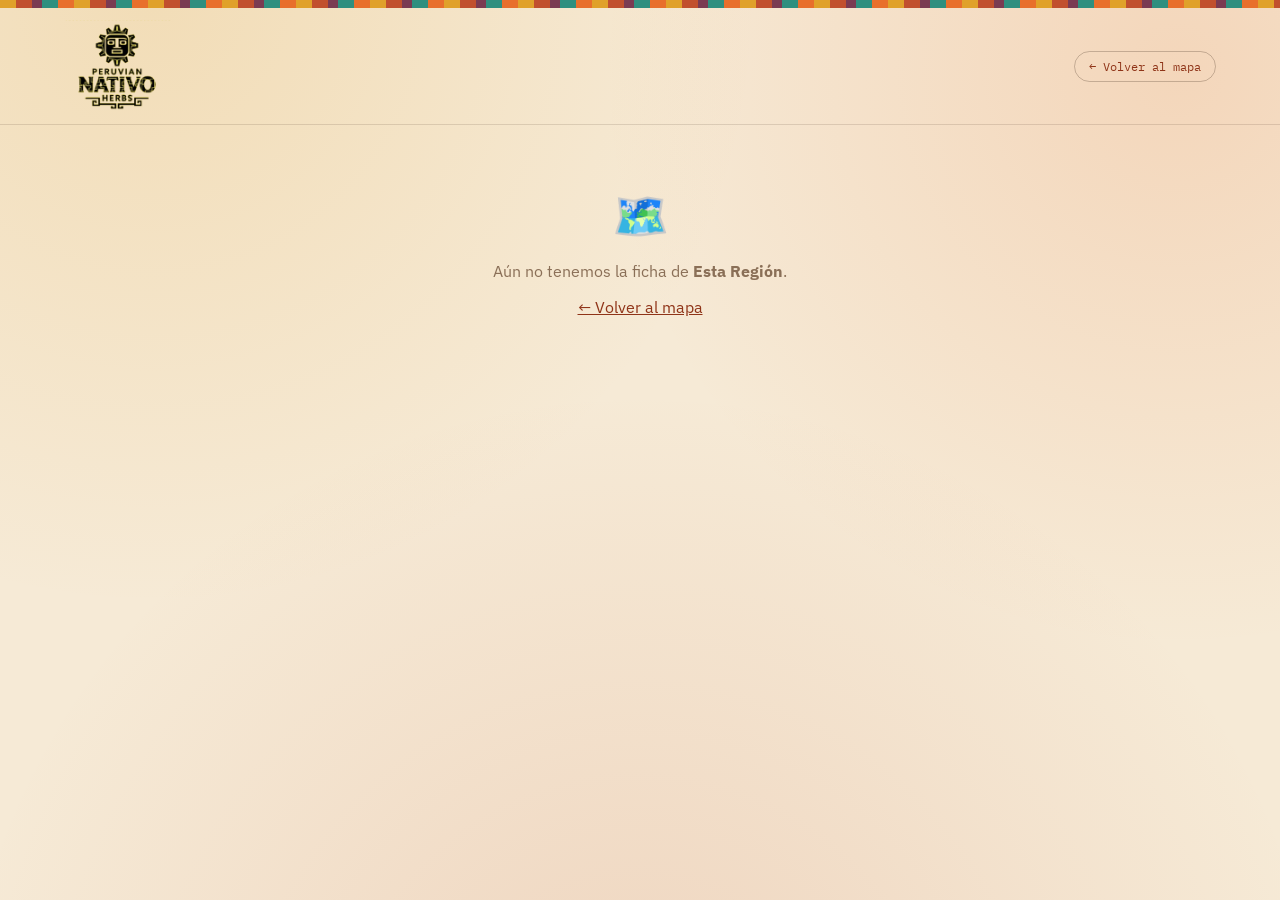
<file: region.html>
<!DOCTYPE html>
<html lang="es">
<head>
<meta charset="UTF-8" />
<meta name="viewport" content="width=device-width, initial-scale=1.0" />
<title>Región — Peruvian Nativo Herbs</title>
<meta name="description" content="Ficha de viaje de la región del Perú: lugares turísticos, qué hacer, imperdibles y datos de viaje." />
<script>
/* Inicia la descarga de la vista previa antes de que terminen de cargar el CSS y el HTML. */
(function(){
  var raw = new URLSearchParams(location.search).get("region") || "";
  var key = raw.normalize("NFD").replace(/[\u0300-\u036f]/g, "").toUpperCase().trim();
  var folders = {"CUSCO":"cusco", "LA LIBERTAD":"la-libertad", "LIMA":"lima", "LORETO":"loreto"};
  if(!folders[key]) return;
  var link = document.createElement("link");
  link.rel = "preload";
  link.as = "image";
  link.href = "img/" + folders[key] + "/1-720.webp";
  link.fetchPriority = "high";
  document.head.appendChild(link);
}());
</script>
<link rel="preconnect" href="https://fonts.googleapis.com">
<link rel="preconnect" href="https://fonts.gstatic.com" crossorigin>
<link href="https://fonts.googleapis.com/css2?family=Fraunces:opsz,ital,wght@9..144,0,400;9..144,0,600;9..144,0,700;9..144,1,400;9..144,1,600&family=IBM+Plex+Mono:wght@400;500&family=IBM+Plex+Sans:wght@400;500;600;700&display=swap" rel="stylesheet">
<link rel="stylesheet" href="css/styles.css">
<link rel="stylesheet" href="css/region.css">
<link rel="stylesheet" href="css/landing.css">
</head>
<body>

<!-- ================================================================
     MODO NORMAL (1 foto): ficha clásica. La arma region.js aquí.
     ================================================================ -->
<div id="app"></div>

<!-- ================================================================
     MODO RICO (2+ fotos): estructura FIJA en HTML. region.js solo
     rellena los textos/fotos desde js/data.js (no arma la página).
     ================================================================ -->
<div id="rich" hidden>
  <header class="lima-hero">
    <div class="hero-slides" id="slides"><!-- fotos --></div>
    <div class="hero-scrim"></div>
    <nav class="lima-nav">
      <a href="index.html"><img class="brand-logo" src="Logo.webp" width="476" height="409" alt="Peruvian Nativo Herbs" decoding="async" /></a>
      <span class="spacer"></span>
      <a href="index.html" class="back">← Volver al mapa</a>
    </nav>
    <div class="hero-inner">
      <p class="eyebrow" id="r-eyebrow"></p>
      <h1 id="r-nombre"></h1>
      <p class="sub" id="r-desc"></p>
      <a href="#lugares" class="cta" id="r-cta"></a>
    </div>
  </header>

  <div class="quick-strip">
    <div class="qi"><span class="k">Capital</span><span class="v" id="r-capital"></span></div>
    <div class="qi"><span class="k">Mejor época</span><span class="v" id="r-epoca"></span></div>
    <div class="qi"><span class="k">Altitud</span><span class="v" id="r-altitud"></span></div>
    <div class="qi"><span class="k">Plato típico</span><span class="v" id="r-plato"></span></div>
  </div>

  <section class="region-intro" id="r-introSection">
    <p class="kicker" id="r-introKicker"></p>
    <p id="r-intro"></p>
  </section>

  <main id="lugares">
    <section class="places" id="places"><!-- lugares destacados --></section>

    <section class="sec-head" id="r-spotsHead">
      <p class="kicker">Más para ver</p>
      <h2 id="r-spotsTitle"></h2>
      <p id="r-spotsSub"></p>
    </section>
    <section class="spots" id="spots"><!-- otros lugares --></section>

    <section class="feature-band">
      <div class="fb-emoji" id="r-fbEmoji"></div>
      <div class="fb-text">
        <p class="kicker">Imperdible</p>
        <h2 id="r-fbTitle"></h2>
        <p id="r-fbText"></p>
      </div>
    </section>

    <section class="lima-cta">
      <h2>¿Y tú qué planes?</h2>
      <p>Lleva el sabor del Perú contigo con Peruvian Nativo Herbs.</p>
      <div class="btns">
        <a href="sorteo.html" class="primary">🎟️ Participa en el sorteo</a>
        <a href="index.html" class="ghost">← Explorar otras regiones</a>
      </div>
    </section>
  </main>

  <footer>Peruvian Nativo Herbs · Datos con fines ilustrativos</footer>
</div>

<!-- ================ PLANTILLAS que region.js clona por cada item ================ -->
<template id="tpl-slide">
  <div class="hero-slide"><img alt="" decoding="async"></div>
</template>

<template id="tpl-place">
  <article class="place">
    <div class="place-media">
      <img alt="" loading="lazy" decoding="async">
      <span class="place-badge"></span>
    </div>
    <div class="place-body">
      <p class="place-kicker"></p>
      <h3></h3>
      <p class="place-desc"></p>
      <div class="place-meta"></div>
    </div>
  </article>
</template>

<template id="tpl-spot">
  <article class="spot">
    <span class="ico"></span>
    <h4></h4>
    <p></p>
  </article>
</template>

<script src="js/data.js"></script>
<script src="js/region.js"></script>

</body>
</html>
</file>
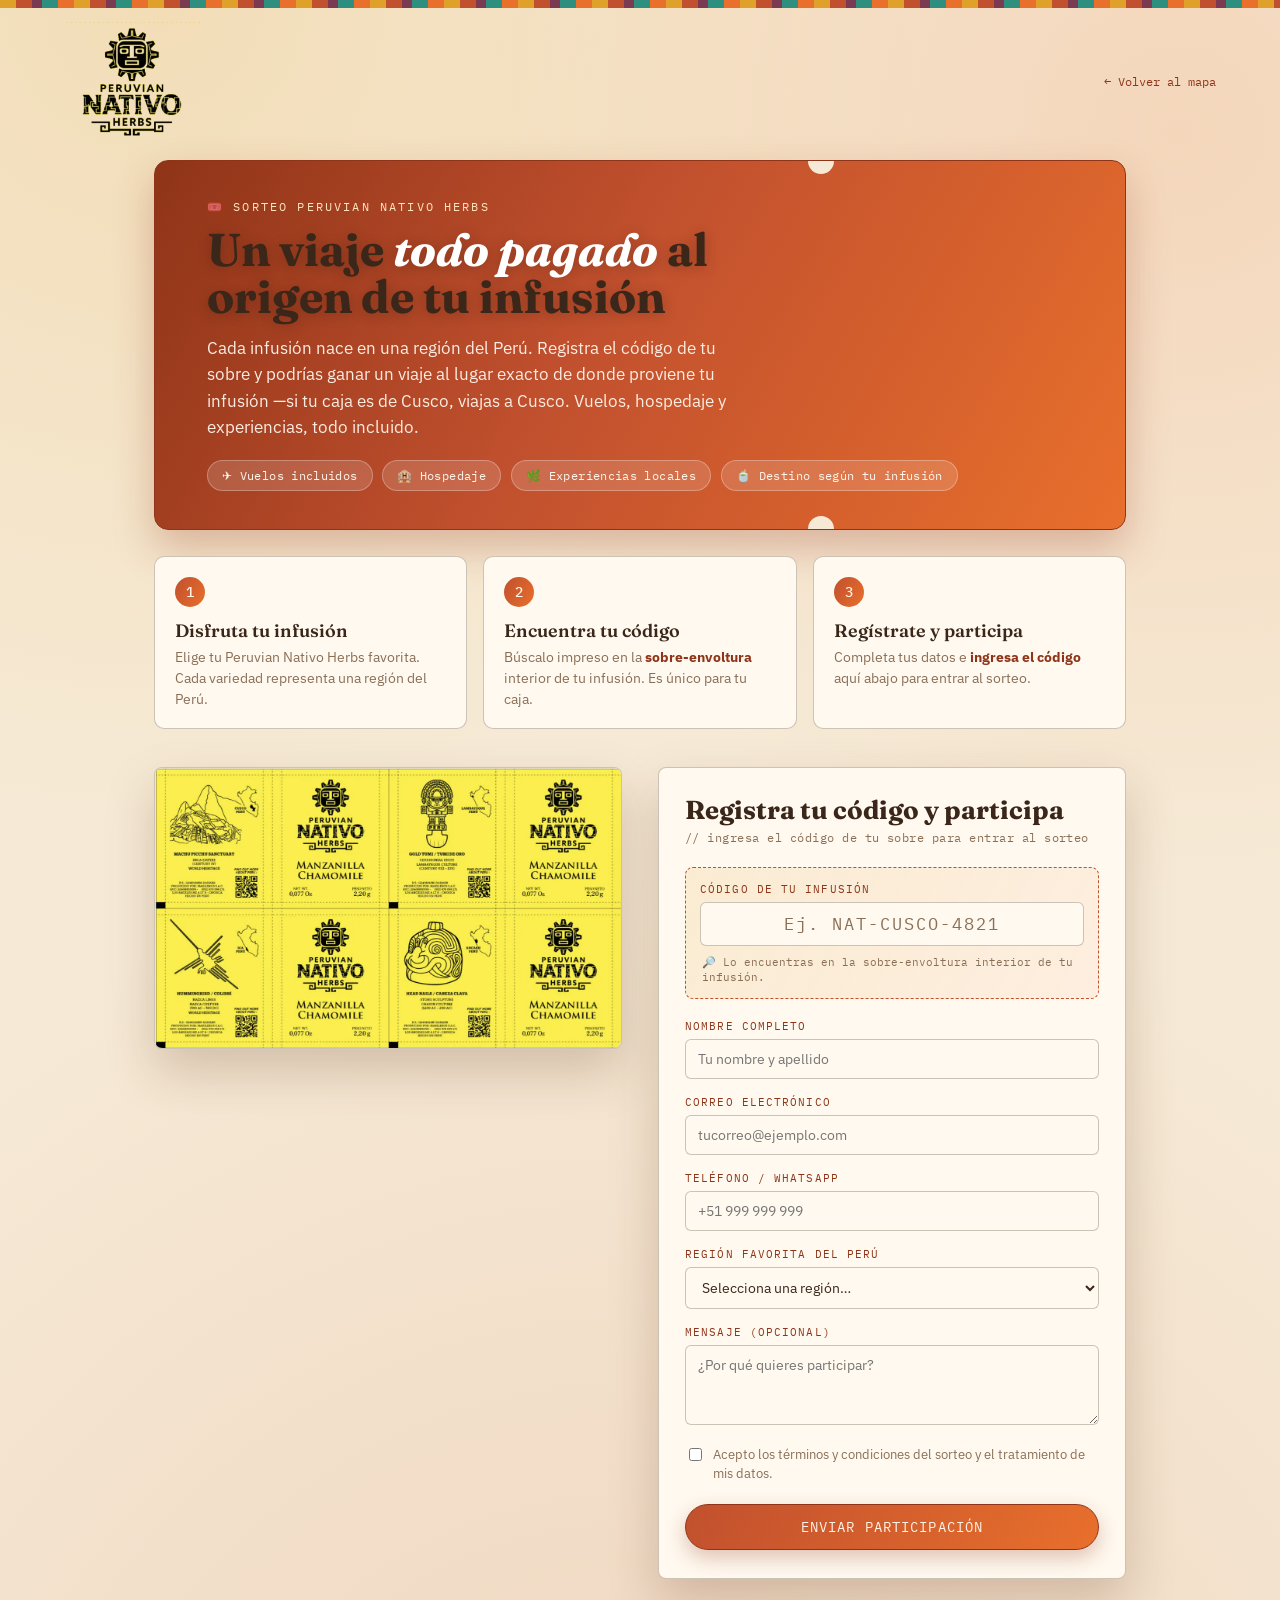
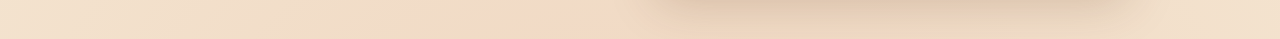
<file: sorteo.html>
<!DOCTYPE html>
<html lang="es">
<head>
<meta charset="UTF-8" />
<meta name="viewport" content="width=device-width, initial-scale=1.0" />
<title>Sorteo — Mapa en ruta</title>
<meta name="description" content="Participa en el sorteo de Mapa en ruta." />
<link rel="preconnect" href="https://fonts.googleapis.com">
<link rel="preconnect" href="https://fonts.gstatic.com" crossorigin>
<link href="https://fonts.googleapis.com/css2?family=Fraunces:opsz,ital,wght@9..144,0,400;9..144,0,600;9..144,0,700;9..144,1,600&family=IBM+Plex+Mono:wght@400;500&family=IBM+Plex+Sans:wght@400;500;600&display=swap" rel="stylesheet">
<link rel="stylesheet" href="css/styles.css">
<link rel="stylesheet" href="css/sorteo.css">
</head>
<body>

<div class="stripe"></div>

<div class="sorteo-header">
  <a href="index.html"><img class="site-logo" src="Logo.webp" width="476" height="409" alt="Peruvian Nativo Herbs" decoding="async" /></a>
  <a href="index.html" class="back">← Volver al mapa</a>
</div>

<section class="prize-hero">
  <div class="prize-card">
    <p class="prize-eyebrow">🎟️ Sorteo Peruvian Nativo Herbs</p>
    <h1>Un viaje <em>todo pagado</em> al origen de tu infusión</h1>
    <p class="prize-lead">
      Cada infusión nace en una región del Perú. Registra el código de tu sobre y
      podrías ganar un viaje al lugar exacto de donde proviene tu infusión —si tu caja
      es de Cusco, viajas a Cusco. Vuelos, hospedaje y experiencias, todo incluido.
    </p>
    <div class="prize-badges">
      <span>✈ Vuelos incluidos</span>
      <span>🏨 Hospedaje</span>
      <span>🌿 Experiencias locales</span>
      <span>🍵 Destino según tu infusión</span>
    </div>
  </div>
</section>

<section class="steps">
  <article class="step">
    <span class="n">1</span>
    <h3>Disfruta tu infusión</h3>
    <p>Elige tu Peruvian Nativo Herbs favorita. Cada variedad representa una región del Perú.</p>
  </article>
  <article class="step">
    <span class="n">2</span>
    <h3>Encuentra tu código</h3>
    <p>Búscalo impreso en la <b>sobre-envoltura</b> interior de tu infusión. Es único para tu caja.</p>
  </article>
  <article class="step">
    <span class="n">3</span>
    <h3>Regístrate y participa</h3>
    <p>Completa tus datos e <b>ingresa el código</b> aquí abajo para entrar al sorteo.</p>
  </article>
</section>

<main class="sorteo-main">
  <img class="sorteo-img"
       src="foto.webp"
       width="1200"
       height="721"
       alt="Imagen del sorteo"
       loading="lazy"
       decoding="async" />

  <form class="sorteo-form" id="sorteoForm">
    <h2>Registra tu código y participa</h2>
    <p class="sub">// ingresa el código de tu sobre para entrar al sorteo</p>

    <div class="field code-field">
      <label for="codigo">Código de tu infusión</label>
      <input type="text" id="codigo" name="codigo" placeholder="Ej. NAT-CUSCO-4821"
             autocomplete="off" required />
      <p class="code-help">🔎 Lo encuentras en la sobre-envoltura interior de tu infusión.</p>
    </div>

    <div class="field">
      <label for="nombre">Nombre completo</label>
      <input type="text" id="nombre" name="nombre" placeholder="Tu nombre y apellido" required />
    </div>

    <div class="field">
      <label for="email">Correo electrónico</label>
      <input type="email" id="email" name="email" placeholder="tucorreo@ejemplo.com" required />
    </div>

    <div class="field">
      <label for="telefono">Teléfono / WhatsApp</label>
      <input type="tel" id="telefono" name="telefono" placeholder="+51 999 999 999" />
    </div>

    <div class="field">
      <label for="region">Región favorita del Perú</label>
      <select id="region" name="region">
        <option value="">Selecciona una región…</option>
        <option>Cusco</option>
        <option>Arequipa</option>
        <option>Loreto</option>
        <option>Puno</option>
        <option>La Libertad</option>
        <option>Áncash</option>
        <option>Otra</option>
      </select>
    </div>

    <div class="field">
      <label for="mensaje">Mensaje (opcional)</label>
      <textarea id="mensaje" name="mensaje" placeholder="¿Por qué quieres participar?"></textarea>
    </div>

    <label class="check">
      <input type="checkbox" name="acepto" required />
      <span>Acepto los términos y condiciones del sorteo y el tratamiento de mis datos.</span>
    </label>

    <button type="submit" class="btn-submit">Enviar participación</button>
  </form>
</main>

<script src="js/sorteo.js"></script>

</body>
</html>
</file>
<file: css/styles.css>
/* ==========================================================================
   Perú en Ruta — Mapa interactivo
   Paleta cálida inspirada en los textiles andinos, el adobe y el atardecer.
   ========================================================================== */

:root{
  /* Base cálida tipo adobe / papel de estraza */
  --bg:#f6ead6;
  --bg-2:#f0dcc0;
  --bg-panel:#fbf3e6;
  --panel-2:#fff9ef;

  /* Tinta */
  --ink:#3a271a;
  --muted:#8a6f57;
  --line: rgba(58,39,26,0.14);
  --line-strong: rgba(58,39,26,0.26);

  /* Acentos cálidos */
  --clay:#c1502e;      /* terracota */
  --clay-deep:#8f3418;
  --gold:#e0a12a;      /* ocre / oro */
  --gold-deep:#b97d13;
  --sun:#e86f2c;       /* naranja atardecer */
  --teal:#2f8f7f;      /* verde jade (contraste frío puntual) */
  --plum:#7a3b52;      /* guinda andino */

  --mono: 'IBM Plex Mono', monospace;
  --serif: 'Fraunces', serif;
  --sans: 'IBM Plex Sans', sans-serif;

  --shadow: 0 22px 50px rgba(90,45,20,0.22);
}

*{box-sizing:border-box;}
html,body{
  margin:0;padding:0;
  background:var(--bg);
  color:var(--ink);
  font-family:var(--sans);
}
body{
  min-height:100vh;
  background:
    radial-gradient(circle at 12% 0%, rgba(224,161,42,0.18), transparent 42%),
    radial-gradient(circle at 92% 8%, rgba(232,111,44,0.16), transparent 40%),
    radial-gradient(circle at 50% 120%, rgba(193,80,46,0.14), transparent 55%),
    var(--bg);
}

/* Franja textil superior */
.stripe{
  height:8px;
  width:100%;
  background: repeating-linear-gradient(
    90deg,
    var(--gold) 0 16px,
    var(--clay) 16px 32px,
    var(--plum) 32px 42px,
    var(--teal) 42px 58px,
    var(--sun) 58px 74px
  );
}

header{
  padding:34px 5vw 22px;
  border-bottom:1px solid var(--line);
  display:flex;
  align-items:flex-start;
  justify-content:space-between;
  gap:24px;
  flex-wrap:wrap;
}
.header-text{ flex:1 1 420px; }

/* Logo de la marca en el encabezado */
.site-logo{
  flex:0 0 auto;
  align-self:center;
  height:118px;
  width:auto;
  display:block;
}

/* Botón de sorteo */
.btn-sorteo{
  flex:0 0 auto;
  align-self:center;
  font-family:var(--mono);
  font-size:13px;
  letter-spacing:0.08em;
  text-transform:uppercase;
  text-decoration:none;
  color:#fff4e6;
  background:linear-gradient(120deg, var(--clay), var(--sun));
  border:1px solid var(--clay-deep);
  padding:12px 22px;
  border-radius:26px;
  box-shadow:0 8px 20px rgba(143,52,24,0.28);
  transition:transform .15s ease, box-shadow .15s ease, filter .15s ease;
}
.btn-sorteo:hover{
  transform:translateY(-2px);
  box-shadow:0 12px 26px rgba(143,52,24,0.36);
  filter:saturate(1.1);
}
.eyebrow{
  font-family:var(--mono);
  font-size:12px;
  letter-spacing:0.2em;
  text-transform:uppercase;
  color:var(--clay-deep);
  margin:0 0 12px;
  display:flex;align-items:center;gap:10px;
}
.eyebrow::before{
  content:"";
  width:26px;height:2px;
  background:var(--gold);
  display:inline-block;
}
h1{
  font-family:var(--serif);
  font-weight:600;
  font-size:clamp(30px,5vw,54px);
  margin:0 0 10px;
  line-height:1.02;
  color:var(--ink);
}
h1 em{ color:var(--clay); font-style:italic; }
header p.lede{
  max-width:660px;
  color:var(--muted);
  font-size:15.5px;
  line-height:1.55;
  margin:0;
}

/* Layout principal */
main{
  display:grid;
  grid-template-columns: 1.5fr 1fr;
  gap:0;
  align-items:stretch;
  min-height:660px;
}
@media (max-width: 900px){
  main{grid-template-columns:1fr;}
}

#map-wrap{
  position:relative;
  padding:22px 3vw 40px;
  border-right:1px solid var(--line);
}
@media (max-width:900px){
  #map-wrap{
    border-right:none;
    border-bottom:1px solid var(--line);
    padding:14px 3vw 18px;
  }
  /* Mapa compacto y centrado para que la info quede más cerca */
  svg#map{
    height:56vh;
    width:auto;
    max-width:100%;
    margin:0 auto;
  }
  .compass{ display:none; }
  #panel{ padding:20px 4vw 34px; }
  .pass{ max-width:520px; }
  /* En táctil mostramos el nombre de cada región (no hay hover) */
  text.plabel{ opacity:1; font-size:7.5px; }
}

.map-head{
  display:flex;
  justify-content:space-between;
  align-items:center;
  flex-wrap:wrap;
  gap:8px;
  margin-bottom:12px;
}
#map-wrap .hint{
  font-family:var(--mono);
  font-size:11px;
  color:var(--muted);
  letter-spacing:0.06em;
}
#region-count{
  font-family:var(--mono);
  font-size:11px;
  color:var(--clay-deep);
  background:rgba(193,80,46,0.10);
  border:1px solid var(--line);
  padding:3px 9px;
  border-radius:20px;
}

svg#map{ width:100%; height:auto; display:block; overflow:visible; }
path.province{
  fill:#e7c99a;
  stroke:#a97b45;
  stroke-width:0.6;
  cursor:pointer;
  transition: fill .18s ease, filter .18s ease;
}
path.province:hover{ fill:var(--sun); }
path.province.active{
  fill:var(--clay);
  stroke:var(--clay-deep);
  stroke-width:1;
  filter:drop-shadow(0 3px 6px rgba(143,52,24,0.4));
}

text.plabel{
  font-family:var(--mono);
  font-size:6.5px;
  font-weight:500;
  fill:var(--ink);
  pointer-events:none;
  opacity:0;
  transition:opacity .15s ease;
  paint-order:stroke;
  stroke:var(--bg);
  stroke-width:1.6px;
}
path.province:hover + text.plabel,
text.plabel.active{ opacity:1; }

/* Brújula decorativa */
.compass{
  position:absolute;
  bottom:24px; left:3vw;
  font-family:var(--mono);
  font-size:10px;
  color:var(--muted);
  letter-spacing:0.15em;
  opacity:0.7;
}

/* ---------- Panel: ficha de viaje / boarding pass ---------- */
#panel{
  padding:30px 3vw;
  display:flex;
  align-items:flex-start;
  justify-content:center;
  background:linear-gradient(180deg, var(--bg-panel), var(--bg-2));
}

.pass{
  width:100%;
  max-width:440px;
  background:var(--panel-2);
  border:1px solid var(--line-strong);
  border-radius:6px;
  position:relative;
  box-shadow: var(--shadow);
  overflow:hidden;
  animation: pop .35s cubic-bezier(.2,.8,.2,1);
}
@keyframes pop{
  from{opacity:0; transform:translateY(14px) rotate(-1deg);}
  to{opacity:1; transform:translateY(0) rotate(-0.5deg);}
}

.pass-top{
  padding:22px 24px 16px;
  background:linear-gradient(120deg, var(--pass-c1, var(--clay)), var(--pass-c2, var(--sun)));
  color:var(--pass-fg, #fff4e6);
  transition:background .45s ease, color .45s ease;
}
.pass-code{
  font-family:var(--mono);
  font-size:12px;
  letter-spacing:0.14em;
  color:var(--pass-fg, #fff4e6);
  opacity:0.85;
}
.pass-code span{ opacity:0.65; }
.pass-name{
  font-family:var(--serif);
  font-weight:700;
  font-size:32px;
  line-height:1.02;
  margin:8px 0 3px;
  color:var(--pass-fg, #fff);
}
.pass-capital{
  font-family:var(--mono);
  font-size:12px;
  color:var(--pass-fg, #fff4e6);
  opacity:0.92;
}

.perf{
  position:relative;
  height:0;
  border-top:2px dashed var(--line-strong);
}
.perf::before, .perf::after{
  content:"";
  position:absolute;
  top:-11px;
  width:20px;height:20px;
  border-radius:50%;
  background:var(--bg-2);
  border:1px solid var(--line-strong);
}
.perf::before{ left:-11px; }
.perf::after{ right:-11px; }

.pass-body{ padding:20px 24px 8px; }
.pass-desc{
  font-size:14.5px;
  line-height:1.6;
  color:var(--ink);
  margin:0 0 16px;
}

.section-title{
  font-family:var(--mono);
  font-size:11px;
  letter-spacing:0.14em;
  text-transform:uppercase;
  color:var(--clay-deep);
  margin:0 0 10px;
  display:flex;align-items:center;gap:8px;
}
.section-title::after{
  content:"";flex:1;height:1px;background:var(--line);
}

/* Lista de actividades */
.acts{ list-style:none; margin:0 0 18px; padding:0; }
.acts li{
  display:flex;
  gap:10px;
  align-items:flex-start;
  padding:7px 0;
  font-size:14px;
  line-height:1.4;
  border-bottom:1px dotted var(--line);
}
.acts li:last-child{ border-bottom:none; }
.acts .ico{
  font-size:16px;
  line-height:1.3;
  flex:0 0 auto;
  filter:saturate(1.1);
}

/* Imperdible */
.must{
  display:flex;
  gap:12px;
  align-items:flex-start;
  background:linear-gradient(120deg, rgba(224,161,42,0.16), rgba(232,111,44,0.10));
  border:1px solid rgba(224,161,42,0.4);
  border-radius:6px;
  padding:12px 14px;
  margin:0 0 18px;
}
.must .star{ font-size:18px; }
.must .must-txt{ font-size:13.5px; line-height:1.5; }
.must .must-txt b{ color:var(--clay-deep); }

.tags{
  display:flex;
  flex-wrap:wrap;
  gap:8px;
  margin-bottom:4px;
}
.tag{
  font-family:var(--mono);
  font-size:11px;
  letter-spacing:0.03em;
  color:#fff;
  background:var(--teal);
  padding:4px 10px;
  border-radius:20px;
}
.tag.alt{ background:var(--clay); }
.tag.alt2{ background:var(--gold-deep); }
.tag.alt3{ background:var(--plum); }

.meta-row{
  display:grid;
  grid-template-columns:1fr 1fr;
  gap:14px;
  font-family:var(--mono);
  font-size:11.5px;
  color:var(--muted);
  padding:16px 24px 20px;
  border-top:2px dashed var(--line-strong);
  margin-top:12px;
}
.meta-row div b{
  display:block;
  color:var(--ink);
  font-size:13px;
  font-weight:600;
  margin-top:3px;
}

.barcode{
  height:28px;
  margin:0 24px 22px;
  background: repeating-linear-gradient(90deg, var(--ink) 0 2px, transparent 2px 5px, var(--ink) 5px 6px, transparent 6px 11px);
  opacity:0.65;
}

/* Imagen del destino representativo (PNG sin fondo) */
.dest{ margin-top:20px; text-align:center; }
.dest .dest-img{
  display:block;
  margin:6px auto 8px;
  max-width:100%;
  max-height:180px;
  width:auto;
  object-fit:contain;
  filter: drop-shadow(0 10px 14px rgba(90,45,20,0.28));
}
.dest .dest-cap{
  font-family:var(--mono);
  font-size:12px;
  color:var(--muted);
  letter-spacing:0.03em;
}

/* Estado vacío */
.empty-state{
  font-family:var(--mono);
  font-size:13px;
  color:var(--muted);
  max-width:340px;
  line-height:1.65;
  padding-top:60px;
  text-align:center;
}
.empty-state .big{
  font-family:var(--serif);
  font-size:24px;
  color:var(--ink);
  display:block;
  margin-bottom:12px;
}
.empty-state .pin{ font-size:34px; display:block; margin-bottom:14px; }
.empty-state .brand-mark{
  display:block;
  width:280px;
  max-width:95%;
  height:auto;
  margin:26px auto 0;
  opacity:0.9;
}

footer{
  padding:18px 5vw 30px;
  font-family:var(--mono);
  font-size:11px;
  color:var(--muted);
  border-top:1px solid var(--line);
}
footer a{ color:var(--clay-deep); text-decoration:none; }
footer a:hover{ text-decoration:underline; }
</file>
<file: css/region.css>
html{ scroll-behavior:smooth; }

/* =====================================================================
   MODO NORMAL (1 foto) — ficha clásica
   ===================================================================== */
.brandbar{
  background:transparent;
  border-bottom:1px solid var(--line);
  display:flex; align-items:center; gap:14px;
  padding:12px 5vw;
}
.brandbar .brand-logo{ height:92px; width:auto; display:block; flex:none; }
.brandbar .spacer{ flex:1; }
.brandbar .back{
  font-family:var(--mono); font-size:12px; color:var(--clay-deep);
  text-decoration:none; border:1px solid var(--line-strong);
  padding:7px 14px; border-radius:20px;
  transition:background .15s ease; white-space:nowrap;
}
.brandbar .back:hover{ background:rgba(193,80,46,0.08); }

.region-main{ display:block; max-width:1000px; margin:0 auto; padding:28px 5vw 60px; }

.region-hero{
  display:flex; align-items:center; gap:26px;
  background:linear-gradient(120deg, #f5d400, #f0c400);
  border:2px solid #1a1408; border-radius:14px;
  box-shadow:var(--shadow); padding:26px 30px; margin-bottom:30px;
}
.hero-symbol{
  width:120px; height:120px; flex:none;
  background:#1a1408; border-radius:50%;
  display:flex; align-items:center; justify-content:center;
  font-size:60px; line-height:1; box-shadow:0 8px 20px rgba(0,0,0,0.28);
}
.hero-text{ min-width:0; }
.hero-text .code{
  font-family:var(--mono); font-size:12px; letter-spacing:0.12em;
  text-transform:uppercase; color:#6b4e00; margin:0 0 4px;
}
.hero-text h1{
  font-family:var(--serif); font-weight:700;
  font-size:clamp(28px, 5vw, 44px); line-height:1.02; margin:0 0 6px; color:#1a1408;
}
.hero-text .landmark{ font-family:var(--sans); font-weight:600; font-size:16px; color:#3a271a; margin:0 0 4px; }
.hero-text .capital{ font-family:var(--mono); font-size:13px; color:#6b4e00; margin:0; }
@media (max-width:600px){ .region-hero{ flex-direction:column; text-align:center; } }

.region-grid{ display:grid; grid-template-columns:1fr 1fr; gap:22px; }
@media (max-width:760px){ .region-grid{ grid-template-columns:1fr; } }

.card{
  background:var(--panel-2); border:1px solid var(--line-strong);
  border-radius:10px; box-shadow:var(--shadow); padding:22px 24px 24px;
}
.card.full{ grid-column:1 / -1; }
.card h2{
  font-family:var(--mono); font-size:11px; letter-spacing:0.14em;
  text-transform:uppercase; color:var(--clay-deep); margin:0 0 14px;
  padding-bottom:10px; border-bottom:1px dashed var(--line-strong);
}
.card .desc{ font-size:15px; line-height:1.6; margin:0; color:var(--ink); }

.dest-card{ margin-bottom:22px; text-align:center; }
.dest-hero-img{
  display:block; margin:4px auto 10px; max-width:100%; max-height:300px;
  width:auto; object-fit:contain; filter: drop-shadow(0 14px 20px rgba(90,45,20,0.28));
}
.dest-hero-cap{ font-family:var(--serif); font-style:italic; font-size:17px; color:var(--clay-deep); margin:0; }

.acts{ list-style:none; margin:0; padding:0; }
.acts li{
  display:flex; align-items:flex-start; gap:10px; padding:8px 0;
  font-size:14px; line-height:1.45; border-bottom:1px solid var(--line);
}
.acts li:last-child{ border-bottom:none; }
.acts .ico{ font-size:18px; flex:none; }

.must{
  display:flex; gap:10px; align-items:flex-start;
  background:rgba(224,161,42,0.14); border:1px solid rgba(224,161,42,0.4);
  border-radius:8px; padding:12px 14px; font-size:14px; line-height:1.5;
}
.must .star{ font-size:18px; flex:none; }

.tags{ display:flex; flex-wrap:wrap; gap:8px; }
.tag{
  font-family:var(--mono); font-size:11px; letter-spacing:0.04em;
  padding:5px 11px; border-radius:14px; background:rgba(193,80,46,0.12);
  color:var(--clay-deep); border:1px solid rgba(193,80,46,0.3);
}

.datos-list{ list-style:none; margin:0; padding:0; }
.datos-list li{
  display:flex; justify-content:space-between; gap:14px; padding:10px 0;
  border-bottom:1px solid var(--line); font-size:14px;
}
.datos-list li:last-child{ border-bottom:none; }
.datos-list .k{
  font-family:var(--mono); font-size:11px; letter-spacing:0.08em;
  text-transform:uppercase; color:var(--muted);
}
.datos-list .v{ font-family:var(--sans); font-weight:500; color:var(--ink); text-align:right; }

.notfound{ text-align:center; font-family:var(--sans); color:var(--muted); padding:60px 20px; }

/* =====================================================================
   MODO RICO (2+ fotos) — landing con carrusel
   ===================================================================== */
/* styles.css define main{display:grid; grid-template-columns:1.5fr 1fr; min-height:660px}
   para el mapa del index. Aquí el <main> es un flujo normal de secciones:
   sin este override, el grid desalinea el contenido y desborda en móvil. */
#rich main{ display:block; min-height:0; }

.lima-nav{
  position:absolute; top:0; left:0; right:0; z-index:3;
  display:flex; align-items:center; gap:14px; padding:20px 5vw;
}
.lima-nav .brand-logo{
  height:76px; width:auto; display:block;
  filter:brightness(0) drop-shadow(0 0 2px rgba(255,255,255,0.9)) drop-shadow(0 2px 8px rgba(255,255,255,0.55));
}
.lima-nav .spacer{ flex:1; }
.lima-nav .back{
  font-family:var(--mono); font-size:12px; color:#fff; text-decoration:none;
  border:1px solid rgba(255,255,255,0.6); padding:9px 16px; border-radius:20px;
  white-space:nowrap; background:rgba(0,0,0,0.18); backdrop-filter:blur(4px);
  transition:background .15s ease;
}
.lima-nav .back:hover{ background:rgba(0,0,0,0.4); }

.lima-hero{
  position:relative; min-height:100vh; min-height:100svh;
  display:flex; align-items:flex-end;
  background:#2b1c10; color:#fff; overflow:hidden;
}
.hero-slides{ position:absolute; inset:0; z-index:0; }
.hero-slide{
  position:absolute; inset:0; background-size:cover; background-position:center;
  background-repeat:no-repeat; opacity:0; transition:opacity 1.4s ease;
}
.hero-slide.active{ opacity:1; }
.hero-scrim{
  position:absolute; inset:0; z-index:1; pointer-events:none;
  background:
    linear-gradient(to top,
      rgba(10,11,15,0.94) 0%,
      rgba(10,11,15,0.80) 22%,
      rgba(10,11,15,0.45) 48%,
      rgba(10,11,15,0.0) 78%),
    linear-gradient(to bottom, rgba(10,11,15,0.55) 0%, rgba(10,11,15,0.0) 26%);
}
.lima-hero .hero-inner{
  position:relative; z-index:2; padding:40px 5vw 8vh; max-width:1100px; margin:0 auto; width:100%;
}
.lima-hero .eyebrow{
  font-family:var(--mono); font-size:12px; letter-spacing:0.16em;
  text-transform:uppercase; color:#ffe0a0; margin:0 0 10px;
  text-shadow:0 1px 10px rgba(0,0,0,0.7);
}
.lima-hero h1{
  font-family:var(--serif); font-weight:700; font-size:clamp(44px, 9vw, 92px);
  line-height:0.95; margin:0 0 12px; color:#fff;
  text-shadow:0 2px 6px rgba(0,0,0,0.55), 0 8px 32px rgba(0,0,0,0.5);
}
.lima-hero .sub{
  font-family:var(--sans); font-size:clamp(15px,2.4vw,19px); max-width:620px;
  line-height:1.5; margin:0 0 22px; color:#f4e9dc;
  text-shadow:0 1px 10px rgba(0,0,0,0.6);
}
.lima-hero .cta{
  display:inline-flex; align-items:center; gap:9px; font-family:var(--sans);
  font-weight:600; font-size:15px; background:var(--teal); color:#fff; text-decoration:none;
  padding:13px 26px; border-radius:30px; box-shadow:0 10px 26px rgba(0,0,0,0.35);
  transition:transform .15s ease, background .15s ease;
}
.lima-hero .cta:hover{ transform:translateY(-2px); background:#26766a; }

.quick-strip{
  background:var(--panel-2); border-bottom:1px solid var(--line);
  display:flex; flex-wrap:wrap; gap:8px 34px; justify-content:center; padding:16px 5vw;
}
.quick-strip .qi{ display:flex; align-items:center; gap:9px; }
.quick-strip .qi .k{
  font-family:var(--mono); font-size:10px; letter-spacing:0.1em;
  text-transform:uppercase; color:var(--muted);
}
.quick-strip .qi .v{ font-family:var(--sans); font-weight:600; font-size:14px; color:var(--ink); }

.lima-wrap{ max-width:1100px; margin:0 auto; padding:56px 5vw 40px; }
.sec-head{ text-align:center; margin:0 auto 34px; max-width:640px; }
.sec-head .kicker{
  font-family:var(--mono); font-size:12px; letter-spacing:0.14em;
  text-transform:uppercase; color:var(--clay); margin:0 0 8px;
}
.sec-head h2{
  font-family:var(--serif); font-weight:700; font-size:clamp(28px,4.5vw,40px);
  line-height:1.05; margin:0 0 10px; color:var(--ink);
}
.sec-head p{ font-family:var(--sans); font-size:15px; line-height:1.6; color:var(--muted); margin:0; }

.exp-grid{ display:grid; grid-template-columns:repeat(auto-fit,minmax(230px,1fr)); gap:22px; }
.exp-card{
  background:var(--panel-2); border:1px solid var(--line-strong); border-radius:16px;
  padding:26px 24px 24px; box-shadow:0 14px 34px rgba(90,45,20,0.10);
  transition:transform .16s ease, box-shadow .16s ease;
}
.exp-card:hover{ transform:translateY(-4px); box-shadow:0 22px 44px rgba(90,45,20,0.18); }
.exp-card .ico{
  width:56px; height:56px; border-radius:50%;
  background:linear-gradient(135deg, var(--gold), var(--sun));
  display:flex; align-items:center; justify-content:center; font-size:28px; margin-bottom:16px;
}
.exp-card .exp-txt{ font-family:var(--sans); font-weight:500; font-size:15px; line-height:1.5; color:var(--ink); margin:0; }

.feature-band{
  margin:60px 0; background:linear-gradient(120deg, var(--clay), var(--clay-deep));
  color:#fff; border-radius:20px; display:flex; align-items:center; gap:34px;
  flex-wrap:wrap; padding:42px 44px; box-shadow:var(--shadow);
}
.feature-band .fb-emoji{ font-size:76px; line-height:1; flex:none; }
.feature-band .fb-text{ flex:1 1 320px; min-width:0; }
.feature-band .fb-text .kicker{
  font-family:var(--mono); font-size:12px; letter-spacing:0.14em;
  text-transform:uppercase; color:#ffd98a; margin:0 0 8px;
}
.feature-band .fb-text h2{
  font-family:var(--serif); font-weight:700; font-size:clamp(26px,4vw,36px); line-height:1.08; margin:0 0 10px;
}
.feature-band .fb-text p{ font-family:var(--sans); font-size:16px; line-height:1.6; margin:0; color:#f7e7d8; }
.feature-band .fb-text p b{ color:#fff; }

.travel-data{ display:grid; grid-template-columns:repeat(auto-fit,minmax(190px,1fr)); gap:16px; margin-top:8px; }
.travel-data .td{ background:var(--panel-2); border:1px solid var(--line); border-radius:14px; padding:18px 20px; }
.travel-data .td .k{
  font-family:var(--mono); font-size:10px; letter-spacing:0.1em; text-transform:uppercase;
  color:var(--muted); display:block; margin-bottom:6px;
}
.travel-data .td .v{ font-family:var(--serif); font-weight:600; font-size:19px; color:var(--ink); }

.lima-cta{ text-align:center; margin:64px auto 10px; max-width:640px; }
.lima-cta h2{
  font-family:var(--serif); font-weight:700; font-style:italic;
  font-size:clamp(28px,5vw,44px); margin:0 0 14px; color:var(--ink);
}
.lima-cta p{ font-family:var(--sans); font-size:16px; color:var(--muted); margin:0 0 24px; }
.lima-cta .btns{ display:flex; gap:14px; justify-content:center; flex-wrap:wrap; }
.lima-cta a{
  font-family:var(--sans); font-weight:600; font-size:15px; text-decoration:none;
  padding:13px 28px; border-radius:30px; transition:transform .15s ease;
}
.lima-cta a:hover{ transform:translateY(-2px); }
.lima-cta .primary{ background:var(--sun); color:#fff; box-shadow:0 10px 26px rgba(232,111,44,0.4); }
.lima-cta .ghost{ background:transparent; color:var(--clay-deep); border:1px solid var(--line-strong); }

@media (max-width:600px){
  .feature-band{ padding:32px 26px; text-align:center; justify-content:center; }
  .quick-strip{ gap:8px 22px; }
}

/* En celular el hero ocupa toda la pantalla (100svh, ya definido arriba);
   solo se ajusta el respiro inferior del texto. */
@media (max-width:640px){
  .lima-hero .hero-inner{ padding-bottom:6vh; }
}
</file>
<file: css/landing.css>
/* ==========================================================================
   landing.css — Componentes para las páginas de región con contenido rico.
   Se apoya en styles.css (base) y region.css (hero + secciones compartidas).
   ========================================================================== */

/* --- Carrusel con <img> reales (en vez de background-image) --- */
.hero-slide img{
  position:absolute; inset:0;
  width:100%; height:100%;
  object-fit:cover;
  display:block;
  opacity:0;
}
.hero-slide.preview-ready .hero-preview{
  opacity:1;
}
.hero-slide .hero-full{
  transition:opacity 150ms ease;
}
.hero-slide.full-ready .hero-full{
  opacity:1;
}

/* --- Intro de la región --- */
.region-intro{
  max-width:820px;
  margin:0 auto;
  padding:52px 5vw 8px;
  text-align:center;
}
.region-intro .kicker{
  font-family:var(--mono); font-size:12px; letter-spacing:0.16em;
  text-transform:uppercase; color:var(--clay); margin:0 0 12px;
}
.region-intro p{
  font-family:var(--serif); font-weight:400; font-style:italic;
  font-size:clamp(19px,2.6vw,25px); line-height:1.45;
  color:var(--ink); margin:0;
}

/* --- Lugares destacados (bloques alternados imagen + texto) --- */
.places{
  max-width:1100px;
  margin:0 auto;
  padding:40px 5vw 10px;
  display:flex;
  flex-direction:column;
  gap:56px;
}
.place{
  display:grid;
  grid-template-columns:1.05fr 1fr;
  gap:clamp(24px,4vw,48px);
  align-items:center;
}
.place:nth-child(even) .place-media{ order:2; }

.place-media{ position:relative; }
.place-media img{
  width:100%;
  aspect-ratio:4 / 3;
  object-fit:cover;
  border-radius:16px;
  border:1px solid var(--line-strong);
  box-shadow:0 20px 44px rgba(90,45,20,0.16);
  display:block;
}
.place-media .place-badge{
  position:absolute; top:14px; left:14px;
  font-family:var(--mono); font-size:12px; letter-spacing:0.05em;
  color:#fff; background:rgba(20,12,6,0.62);
  backdrop-filter:blur(4px);
  padding:6px 12px; border-radius:20px;
}

.place-kicker{
  font-family:var(--mono); font-size:12px; letter-spacing:0.14em;
  text-transform:uppercase; color:var(--clay); margin:0 0 8px;
}
.place-body h3{
  font-family:var(--serif); font-weight:700;
  font-size:clamp(24px,3.4vw,32px); line-height:1.05;
  color:var(--ink); margin:0 0 12px;
}
.place-body p{
  font-family:var(--sans); font-size:15px; line-height:1.65;
  color:var(--muted); margin:0 0 16px;
}
.place-meta{ display:flex; flex-wrap:wrap; gap:8px; }
.place-meta span{
  font-family:var(--mono); font-size:12px;
  color:var(--clay-deep);
  background:rgba(193,80,46,0.08);
  border:1px solid rgba(193,80,46,0.22);
  padding:6px 12px; border-radius:20px;
}

/* --- Más lugares (rejilla compacta, sin foto) --- */
.spots{
  max-width:1100px;
  margin:0 auto;
  padding:8px 5vw 10px;
  display:grid;
  grid-template-columns:repeat(auto-fit,minmax(250px,1fr));
  gap:18px;
}
.spot{
  background:var(--panel-2);
  border:1px solid var(--line-strong);
  border-left:3px solid var(--clay);
  border-radius:12px;
  padding:20px 20px 18px;
  transition:transform .15s ease, box-shadow .15s ease;
}
.spot:hover{ transform:translateY(-3px); box-shadow:0 16px 34px rgba(90,45,20,0.14); }
.spot .ico{ font-size:26px; line-height:1; display:block; margin-bottom:10px; }
.spot h4{
  font-family:var(--serif); font-weight:600; font-size:18px;
  color:var(--ink); margin:0 0 5px;
}
.spot p{
  font-family:var(--sans); font-size:13.5px; line-height:1.55;
  color:var(--muted); margin:0;
}

/* --- Responsive --- */
@media (max-width:760px){
  .place{ grid-template-columns:1fr; gap:18px; }
  .place:nth-child(even) .place-media{ order:0; }
  /* Fotos compactas y TODAS del mismo alto: ocupan menos pantalla en el móvil.
     (object-position se puede afinar por foto con el campo "pos" en data.js) */
  .place-media img{ aspect-ratio:auto; height:200px; object-position:center; }
}
</file>
<file: css/sorteo.css>
.sorteo-main{
  max-width:1100px;
  margin:0 auto;
  padding:34px 5vw 60px;
  display:grid;
  grid-template-columns:1fr 1fr;
  gap:36px;
  align-items:start;
}
@media (max-width:860px){
  .sorteo-main{ grid-template-columns:1fr; }
}

.sorteo-img{
  width:100%;
  height:auto;
  display:block;
  border:1px solid var(--line-strong);
  border-radius:8px;
  box-shadow:var(--shadow);
  background:var(--panel-2);
}

.sorteo-form{
  background:var(--panel-2);
  border:1px solid var(--line-strong);
  border-radius:8px;
  box-shadow:var(--shadow);
  padding:26px 26px 28px;
}
.sorteo-form h2{
  font-family:var(--serif);
  font-weight:700;
  font-size:26px;
  margin:0 0 4px;
  color:var(--ink);
}
.sorteo-form .sub{
  font-family:var(--mono);
  font-size:12px;
  color:var(--muted);
  margin:0 0 22px;
  letter-spacing:0.04em;
}
.field{ margin-bottom:16px; }
.field label{
  display:block;
  font-family:var(--mono);
  font-size:11px;
  letter-spacing:0.1em;
  text-transform:uppercase;
  color:var(--clay-deep);
  margin-bottom:6px;
}
.field input,
.field select,
.field textarea{
  width:100%;
  font-family:var(--sans);
  font-size:14px;
  color:var(--ink);
  background:var(--panel-2);
  border:1px solid var(--line-strong);
  border-radius:6px;
  padding:10px 12px;
  transition:border-color .15s ease, box-shadow .15s ease;
}
.field input:focus,
.field select:focus,
.field textarea:focus{
  outline:none;
  border-color:var(--clay);
  box-shadow:0 0 0 3px rgba(193,80,46,0.15);
}
.field textarea{ resize:vertical; min-height:80px; }
.check{
  display:flex;
  align-items:flex-start;
  gap:8px;
  font-size:13px;
  color:var(--muted);
  line-height:1.5;
  margin-bottom:20px;
}
.check input{ margin-top:3px; }

.btn-submit{
  width:100%;
  font-family:var(--mono);
  font-size:14px;
  letter-spacing:0.08em;
  text-transform:uppercase;
  color:#fff4e6;
  background:linear-gradient(120deg, var(--clay), var(--sun));
  border:1px solid var(--clay-deep);
  padding:13px 22px;
  border-radius:26px;
  cursor:pointer;
  box-shadow:0 8px 20px rgba(143,52,24,0.28);
  transition:transform .15s ease, box-shadow .15s ease, filter .15s ease;
}
.btn-submit:hover{
  transform:translateY(-2px);
  box-shadow:0 12px 26px rgba(143,52,24,0.36);
  filter:saturate(1.1);
}

.sorteo-header{
  display:flex;
  align-items:center;
  justify-content:space-between;
  gap:16px;
  padding:14px 5vw 0;
  flex-wrap:wrap;
}
.back{
  display:inline-block;
  font-family:var(--mono);
  font-size:12px;
  color:var(--clay-deep);
  text-decoration:none;
}
.back:hover{ text-decoration:underline; }

/* ===== Banner del premio (estilo boarding pass) ===== */
.prize-hero{
  max-width:1100px;
  margin:20px auto 6px;
  padding:0 5vw;
}
.prize-card{
  position:relative;
  overflow:hidden;
  border-radius:14px;
  border:1px solid var(--clay-deep);
  background:linear-gradient(120deg, var(--clay-deep), var(--clay) 45%, var(--sun));
  color:#fff7ee;
  padding:38px clamp(24px,5vw,52px);
  box-shadow:0 18px 40px rgba(143,52,24,0.28);
}
/* Perforación tipo ticket a la derecha */
.prize-card::before,
.prize-card::after{
  content:"";
  position:absolute;
  right:30%;
  width:26px; height:26px;
  border-radius:50%;
  background:var(--bg, #f7f0e4);
}
.prize-card::before{ top:-13px; }
.prize-card::after{ bottom:-13px; }
.prize-eyebrow{
  font-family:var(--mono);
  font-size:12px;
  letter-spacing:0.18em;
  text-transform:uppercase;
  margin:0 0 12px;
  color:#ffe6bf;
}
.prize-card h1{
  font-family:var(--serif);
  font-weight:700;
  font-size:clamp(28px,4.6vw,46px);
  line-height:1.03;
  margin:0 0 14px;
  max-width:16ch;
  text-shadow:0 2px 14px rgba(0,0,0,0.22);
}
.prize-card h1 em{ font-style:italic; color:#fff; }
.prize-lead{
  font-family:var(--sans);
  font-size:clamp(14px,1.7vw,16.5px);
  line-height:1.6;
  max-width:52ch;
  margin:0 0 20px;
  color:rgba(255,247,238,0.94);
}
.prize-badges{
  display:flex;
  flex-wrap:wrap;
  gap:10px;
}
.prize-badges span{
  font-family:var(--mono);
  font-size:12px;
  letter-spacing:0.03em;
  padding:7px 14px;
  border-radius:20px;
  background:rgba(255,255,255,0.15);
  border:1px solid rgba(255,255,255,0.28);
  backdrop-filter:blur(3px);
  white-space:nowrap;
}

/* ===== Cómo participar (3 pasos) ===== */
.steps{
  max-width:1100px;
  margin:26px auto 4px;
  padding:0 5vw;
  display:grid;
  grid-template-columns:repeat(3,1fr);
  gap:16px;
}
@media (max-width:720px){ .steps{ grid-template-columns:1fr; } }
.step{
  background:var(--panel-2);
  border:1px solid var(--line-strong);
  border-radius:10px;
  padding:20px 20px 18px;
  position:relative;
}
.step .n{
  display:inline-flex;
  align-items:center; justify-content:center;
  width:30px; height:30px;
  border-radius:50%;
  font-family:var(--mono); font-size:14px; font-weight:500;
  color:#fff4e6;
  background:linear-gradient(120deg, var(--clay), var(--sun));
  margin-bottom:12px;
}
.step h3{
  font-family:var(--serif);
  font-size:18px;
  font-weight:600;
  margin:0 0 5px;
  color:var(--ink);
}
.step p{
  font-family:var(--sans);
  font-size:13.5px;
  line-height:1.55;
  color:var(--muted);
  margin:0;
}
.step p b{ color:var(--clay-deep); }

/* ===== Campo destacado del código ===== */
.field.code-field{
  background:linear-gradient(120deg, rgba(224,161,42,0.14), rgba(232,111,44,0.08));
  border:1px dashed var(--clay);
  border-radius:8px;
  padding:14px 14px 12px;
  margin-bottom:20px;
}
.field.code-field label{ color:var(--clay-deep); }
.field.code-field input{
  font-family:var(--mono);
  font-size:17px;
  letter-spacing:0.18em;
  text-transform:uppercase;
  text-align:center;
  font-weight:500;
  background:var(--panel-2);
}
.field.code-field input::placeholder{
  letter-spacing:0.12em;
  color:var(--muted);
  text-transform:none;
  font-weight:400;
}
.code-help{
  display:flex;
  align-items:center;
  gap:7px;
  font-family:var(--mono);
  font-size:11px;
  line-height:1.4;
  color:var(--muted);
  margin:9px 2px 0;
}
</file>
